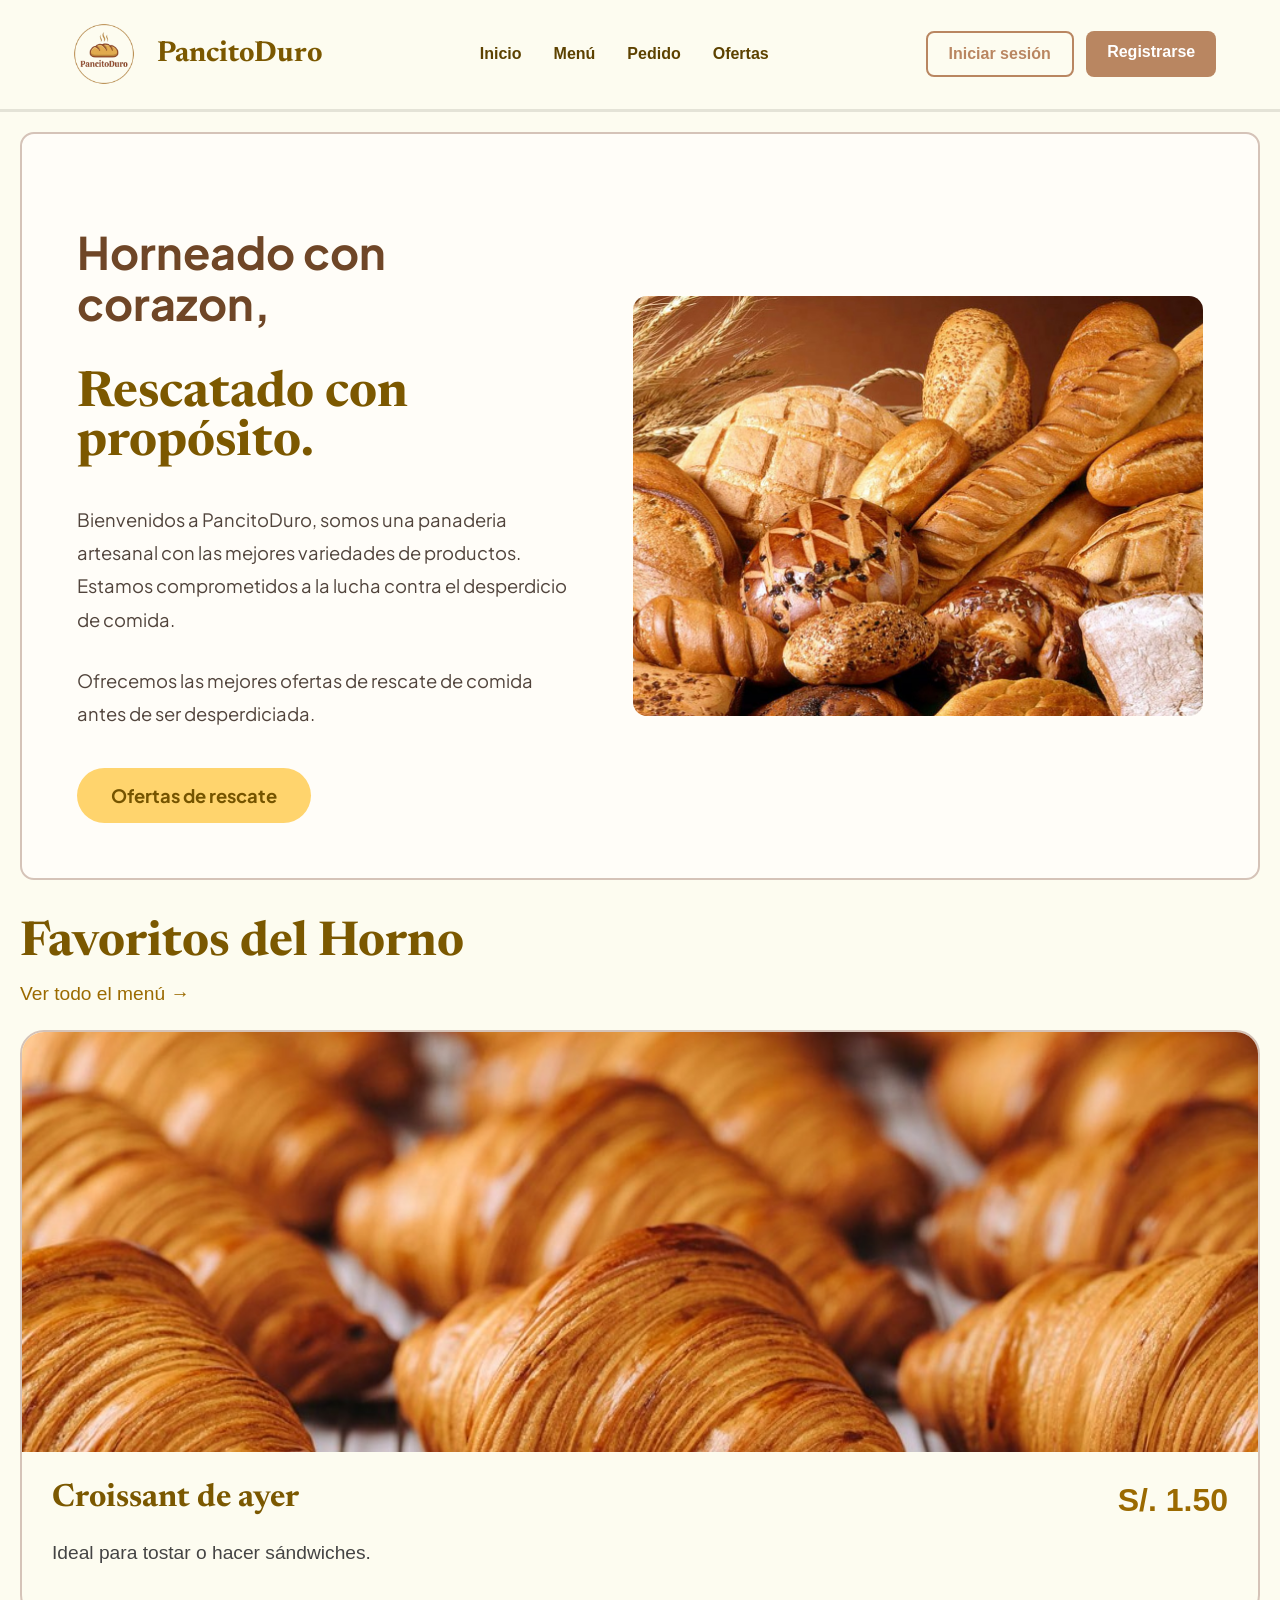
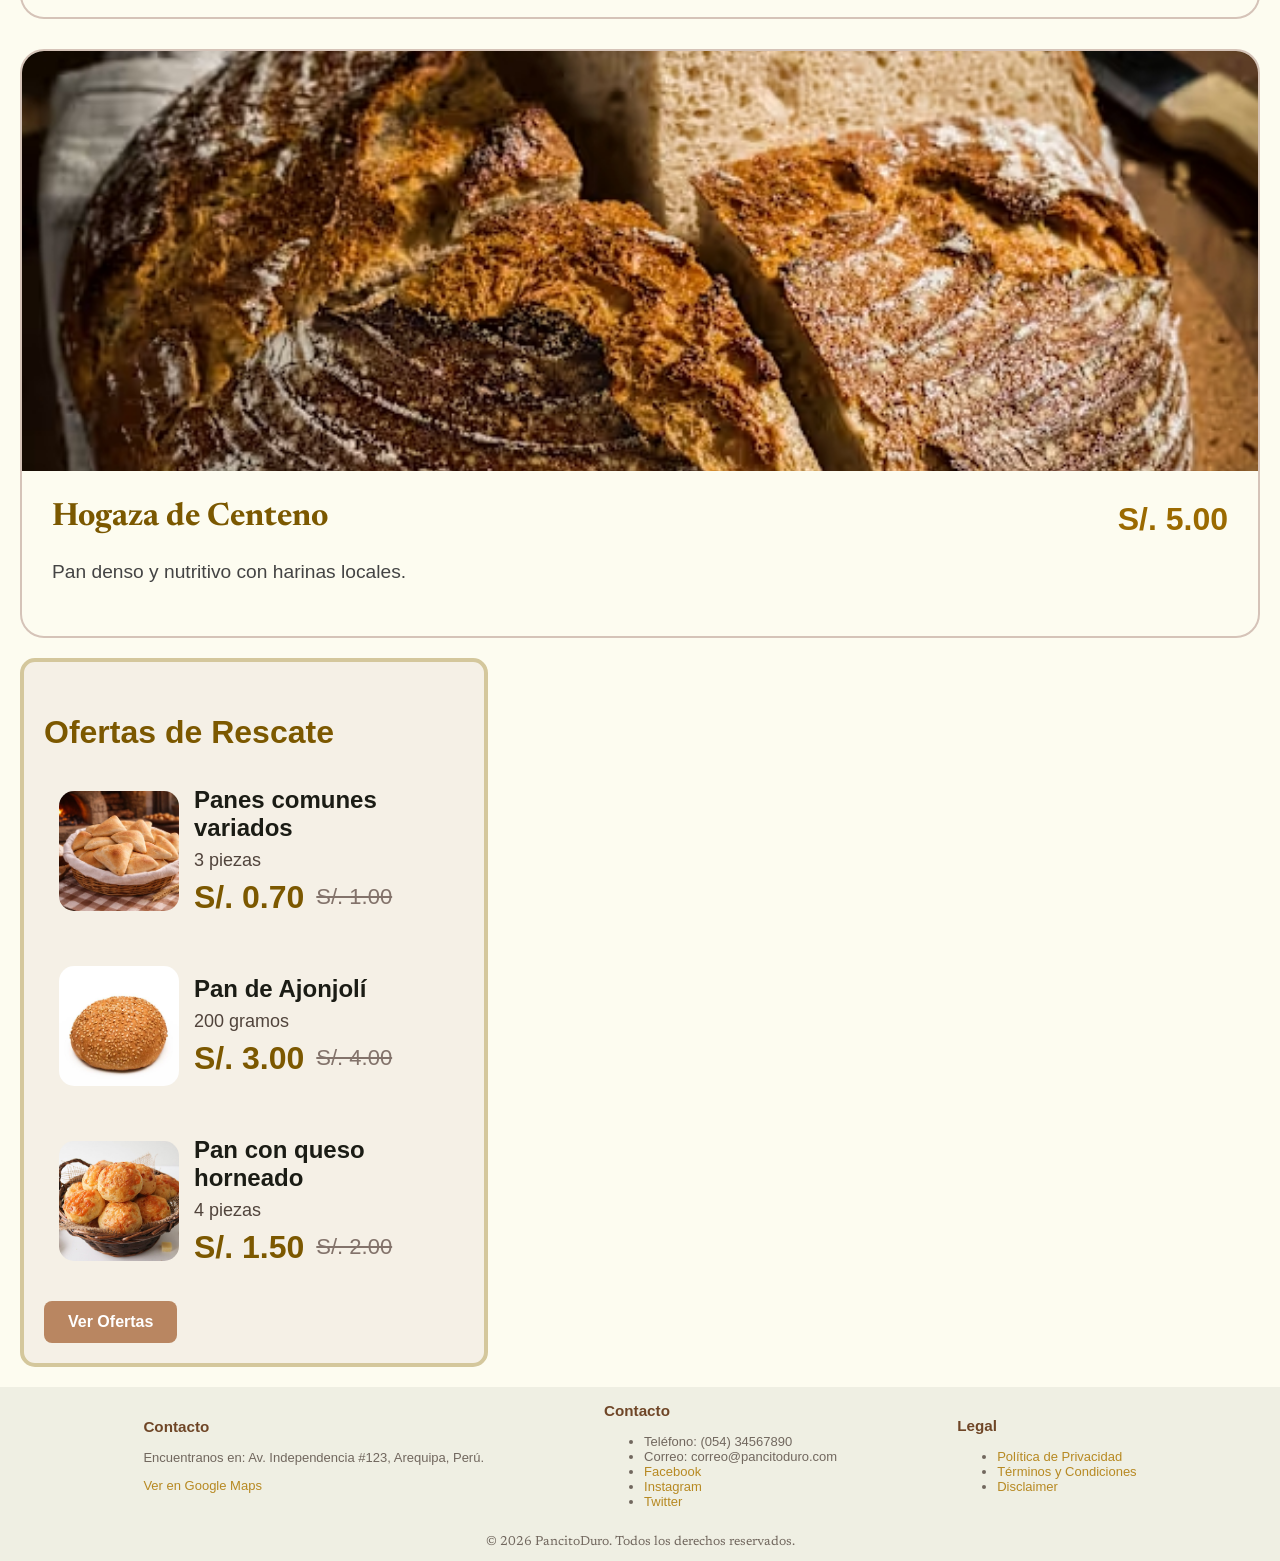
<file: index.html>
<!DOCTYPE html>
<html lang="en">

<head>
    <meta charset="UTF-8">
    <meta name="viewport" content="width=device-width, initial-scale=1.0">
    <title>PancitoDuro</title>
    <link rel="stylesheet" href="resources/style/index.css">
    <link
        href="https://fonts.googleapis.com/css2?family=Newsreader:ital,opsz,wght@0,6..72,200..800;1,6..72,200..800&amp;family=Plus+Jakarta+Sans:ital,wght@0,200..800;1,200..800&amp;display=swap"
        rel="stylesheet">
</head>

<body>
    <header class="header">
        <div class="logoContainer">
            <img src="resources/image/logo.png" alt="Logo PancitoDuro" class="logo">
            <h1>PancitoDuro</h1>
        </div>
        <nav>
            <ul>
                <li><a href="index.html">Inicio</a></li>
                <li><a href="menu.html">Menú</a></li>
                <li><a href="pedidos.html">Pedido</a></li>
                <li><a href="ofertas.html">Ofertas</a></li>
            </ul>
        </nav>
        <div class="btnContainer">
            <div class="btnLogin">
                <a href="login.html">Iniciar sesión</a>
            </div>
            <div class="btnRegister">
                <a href="registrar.html">Registrarse</a>
            </div>
        </div>
    </header>
    <main>
        <div class="mainContainer">
            <section class="bienvenida">
                <!Bienvenida y descripción>
                    <div class="bienvenidaText">
                        <h2 class="bienvenidaTitulo1">Horneado con corazon,</h2>
                        <h2 class="bienvenidaTitulo2">Rescatado con propósito.</h2>
                        <p>Bienvenidos a PancitoDuro, somos una panaderia artesanal con las mejores variedades de
                            productos. Estamos comprometidos a la lucha contra el desperdicio de comida.</p>
                        <p>Ofrecemos las mejores ofertas de rescate de comida antes de ser desperdiciada.</p>
                        <a href="ofertas.html" class="bienvenidaBtnRescate">Ofertas de rescate</a>
                    </div>
                    <img src="resources/image/pan_bienvenida.png" alt="imagen_pan">
            </section>
            <section>
                <!Seccion para incentivar a consumir productos antes de vencer>
                    <h3>
                    </h3>
            </section>
            <section class="inicioCarruselProductos">
                <div class="inicioCarruselHeader">
                    <h2 class="inicioCarruselTitulo">Favoritos del Horno</h2>
                    <a href="menu.html" class="inicioCarruselLinkMenu">Ver todo el menú →</a>
                </div>
                <div class="inicioCarruselGrid">
                    <article class="inicioCarruselCard">
                        <img src="resources/image/productos/productoRecomendado2.png" alt="Croissant"
                            class="inicioCarruselImagen">
                        <div class="inicioCarruselContenido">
                            <div class="inicioCarruselTituloPrecio">
                                <h3 class="inicioCarruselNombreProducto">Croissant de ayer</h3>
                                <span class="inicioCarruselPrecio">S/. 1.50</span>
                            </div>
                            <p class="inicioCarruselDescripcion">Ideal para tostar o hacer sándwiches.</p>
                        </div>
                    </article>
                    <article class="inicioCarruselCard">
                        <img src="resources/image/productos/productoRecomendado1.png" alt="Pan centeno"
                            class="inicioCarruselImagen">
                        <div class="inicioCarruselContenido">
                            <div class="inicioCarruselTituloPrecio">
                                <h3 class="inicioCarruselNombreProducto">Hogaza de Centeno</h3>
                                <span class="inicioCarruselPrecio">S/. 5.00</span>
                            </div>
                            <p class="inicioCarruselDescripcion">Pan denso y nutritivo con harinas locales.</p>
                        </div>
                    </article>
                </div>
            </section>
        </div>
        <aside class="ofertas">
            <h3 class="tituloAside">Ofertas de Rescate</h3>
            <article class="productoOferta">
                <img class="productoImagen" src="resources/image/productos/productoOferta1.png" alt="Panes variados">
                <div class="productoInfo">
                    <h4 class="productoTitulo">Panes comunes variados</h4>
                    <p class="productoDescripcion">3 piezas</p>
                    <div class="productoPrecios">
                        <span class="precioOferta">S/. 0.70</span>
                        <span class="precioNormal">S/. 1.00</span>
                    </div>
                </div>
            </article>
            <article class="productoOferta">
                <img class="productoImagen" src="resources/image/productos/productoOferta3.png" alt="Pan de ajonjolí">
                <div class="productoInfo">
                    <h4 class="productoTitulo">Pan de Ajonjolí</h4>
                    <p class="productoDescripcion">200 gramos</p>
                    <div class="productoPrecios">
                        <span class="precioOferta">S/. 3.00</span>
                        <span class="precioNormal">S/. 4.00</span>
                    </div>
                </div>
            </article>
            <article class="productoOferta">
                <img class="productoImagen" src="resources/image/productos/productoOferta4.png" alt="Pan con queso">
                <div class="productoInfo">
                    <h4 class="productoTitulo">Pan con queso horneado</h4>
                    <p class="productoDescripcion">4 piezas</p>
                    <div class="productoPrecios">
                        <span class="precioOferta">S/. 1.50</span>
                        <span class="precioNormal">S/. 2.00</span>
                    </div>
                </div>
            </article>
            <a href="ofertas.html" class="asideBtnOfertas">Ver Ofertas</a>
        </aside>
    </main>
    <footer>
        <div class="footerContainer">
            <div class="ubicacion">
                <h3 class="tituloFooter">Contacto</h3>
                <p>Encuentranos en: Av. Independencia #123, Arequipa, Perú.</p>
                <p><a href="https://www.google.com/maps/place/Calle+Principal+%23123,+Ciudad,+Pa%C3%ADs">Ver en Google
                        Maps</a></p>
            </div>
            <div class="contacto">
                <h3 class="tituloFooter">Contacto</h3>
                <ul>
                    <li>Teléfono: (054) 34567890</li>
                    <li>Correo: correo@pancitoduro.com</li>
                    <li><a href="https://www.facebook.com/pancitoduro">Facebook</a></li>
                    <li><a href="https://www.instagram.com/pancitoduro">Instagram</a></li>
                    <li><a href="https://www.twitter.com/pancitoduro">Twitter</a></li>
                </ul>
            </div>
            <div class="legal">
                <h3 class="tituloFooter">Legal</h3>
                <ul>
                    <li><a href="politica-privacidad.html">Política de Privacidad</a></li>
                    <li><a href="terminos-condiciones.html">Términos y Condiciones</a></li>
                    <li><a href="disclaimer.html">Disclaimer</a></li>
                </ul>
            </div>
        </div>
        <div class="copyright">
            <p>&copy; 2026 PancitoDuro. Todos los derechos reservados.</p>
        </div>
    </footer>
</body>

</html>
</file>
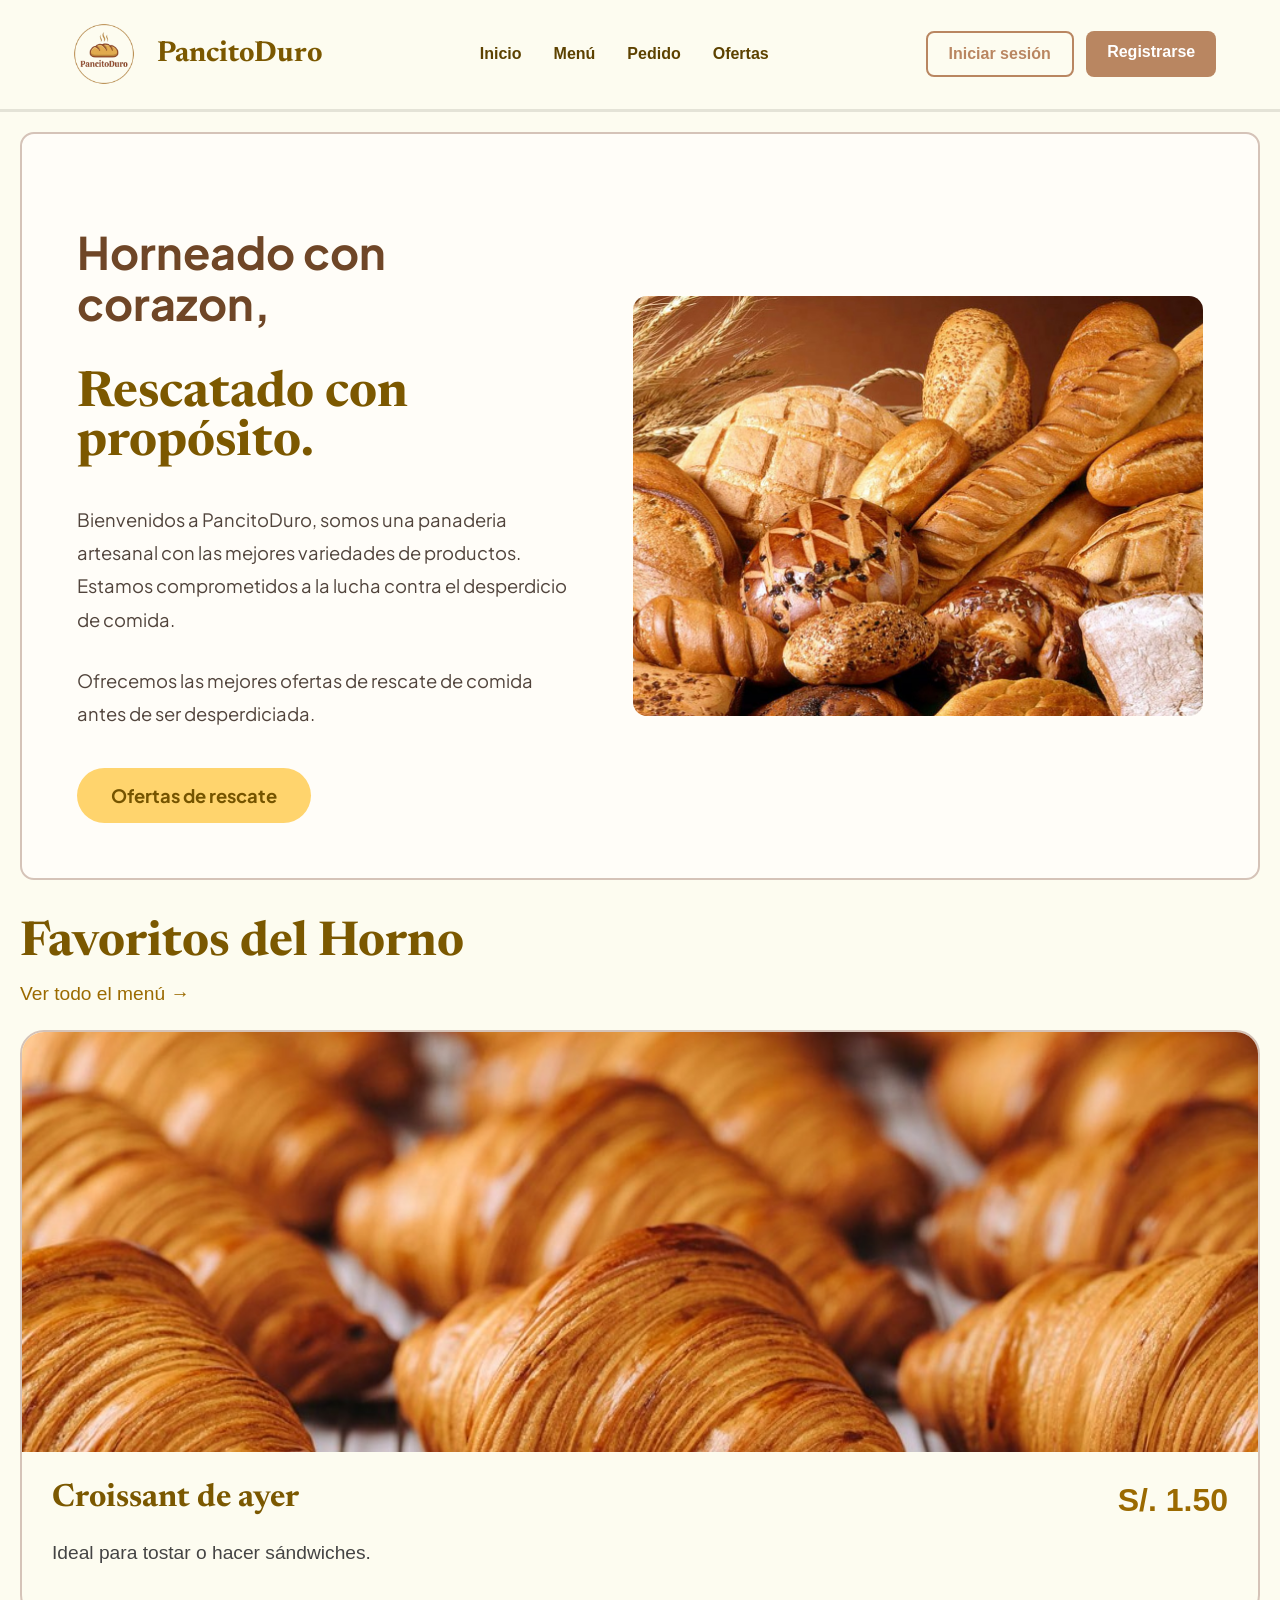
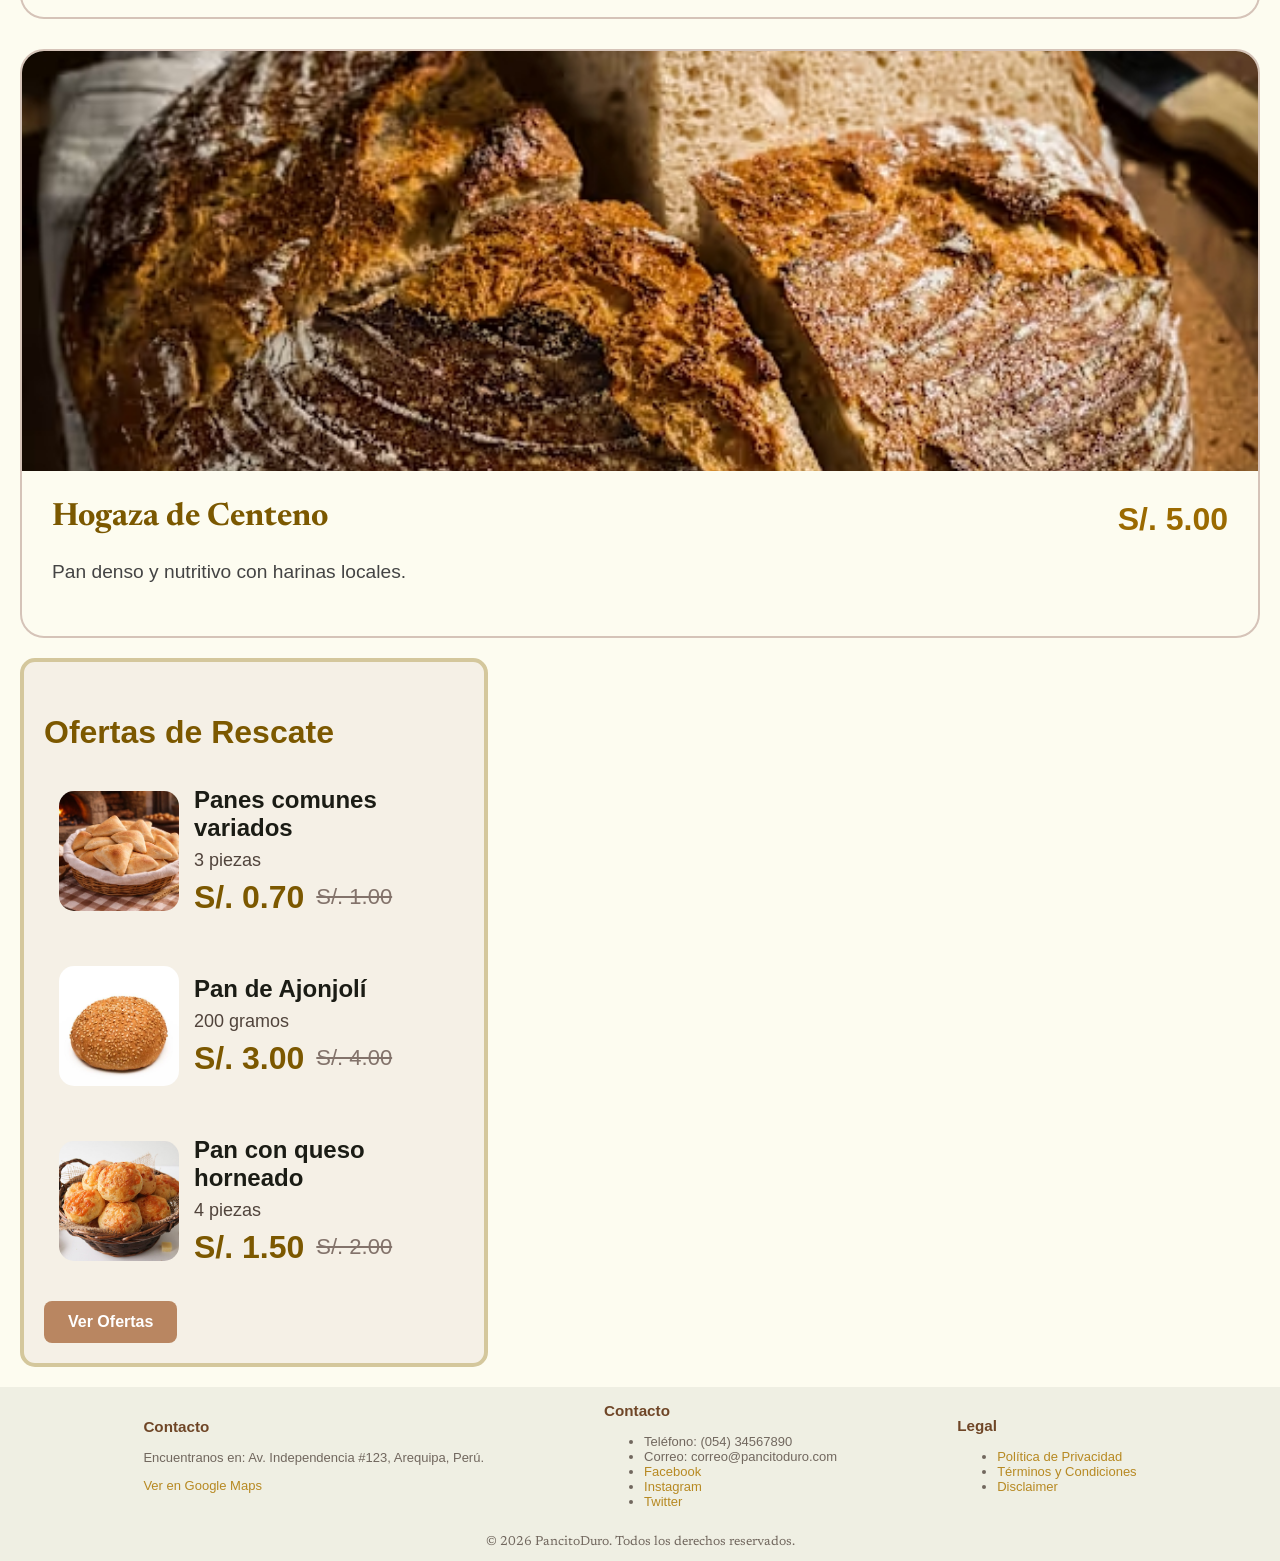
<file: frontend/index.html>
<!DOCTYPE html>
<html lang="en">

<head>
    <meta charset="UTF-8">
    <meta name="viewport" content="width=device-width, initial-scale=1.0">
    <title>PancitoDuro</title>
    <link rel="stylesheet" href="resources/style/index.css">
    <link
        href="https://fonts.googleapis.com/css2?family=Newsreader:ital,opsz,wght@0,6..72,200..800;1,6..72,200..800&amp;family=Plus+Jakarta+Sans:ital,wght@0,200..800;1,200..800&amp;display=swap"
        rel="stylesheet">
</head>

<body>
    <header class="header">
        <div class="logoContainer">
            <img src="resources/image/logo.png" alt="Logo PancitoDuro" class="logo">
            <h1>PancitoDuro</h1>
        </div>
        <nav>
            <ul>
                <li><a href="index.html">Inicio</a></li>
                <li><a href="menu.html">Menú</a></li>
                <li><a href="pedidos.html">Pedido</a></li>
                <li><a href="ofertas.html">Ofertas</a></li>
            </ul>
        </nav>
        <div class="btnContainer" id="headerUsuario">
            <div class="btnLogin">
                <a href="login.html">Iniciar sesión</a>
            </div>

            <div class="btnRegister">
                <a href="registrar.html">Registrarse</a>
            </div>
        </div>
    </header>
    <main>
        <div class="mainContainer">
            <section class="bienvenida">
                <!Bienvenida y descripción>
                    <div class="bienvenidaText">
                        <h2 class="bienvenidaTitulo1">Horneado con corazon,</h2>
                        <h2 class="bienvenidaTitulo2">Rescatado con propósito.</h2>
                        <p>Bienvenidos a PancitoDuro, somos una panaderia artesanal con las mejores variedades de
                            productos. Estamos comprometidos a la lucha contra el desperdicio de comida.</p>
                        <p>Ofrecemos las mejores ofertas de rescate de comida antes de ser desperdiciada.</p>
                        <a href="ofertas.html" class="bienvenidaBtnRescate">Ofertas de rescate</a>
                    </div>
                    <img src="resources/image/pan_bienvenida.png" alt="imagen_pan">
            </section>
            <section>
                <!Seccion para incentivar a consumir productos antes de vencer>
                    <h3>
                    </h3>
            </section>
            <section class="inicioCarruselProductos">
                <div class="inicioCarruselHeader">
                    <h2 class="inicioCarruselTitulo">Favoritos del Horno</h2>
                    <a href="menu.html" class="inicioCarruselLinkMenu">Ver todo el menú →</a>
                </div>
                <div class="inicioCarruselGrid">
                    <article class="inicioCarruselCard">
                        <img src="resources/image/productos/productoRecomendado2.png" alt="Croissant"
                            class="inicioCarruselImagen">
                        <div class="inicioCarruselContenido">
                            <div class="inicioCarruselTituloPrecio">
                                <h3 class="inicioCarruselNombreProducto">Croissant de ayer</h3>
                                <span class="inicioCarruselPrecio">S/. 1.50</span>
                            </div>
                            <p class="inicioCarruselDescripcion">Ideal para tostar o hacer sándwiches.</p>
                        </div>
                    </article>
                    <article class="inicioCarruselCard">
                        <img src="resources/image/productos/productoRecomendado1.png" alt="Pan centeno"
                            class="inicioCarruselImagen">
                        <div class="inicioCarruselContenido">
                            <div class="inicioCarruselTituloPrecio">
                                <h3 class="inicioCarruselNombreProducto">Hogaza de Centeno</h3>
                                <span class="inicioCarruselPrecio">S/. 5.00</span>
                            </div>
                            <p class="inicioCarruselDescripcion">Pan denso y nutritivo con harinas locales.</p>
                        </div>
                    </article>
                </div>
            </section>
        </div>
        <aside class="ofertas">
            <h3 class="tituloAside">Ofertas de Rescate</h3>
            <article class="productoOferta">
                <img class="productoImagen" src="resources/image/productos/productoOferta1.png" alt="Panes variados">
                <div class="productoInfo">
                    <h4 class="productoTitulo">Panes comunes variados</h4>
                    <p class="productoDescripcion">3 piezas</p>
                    <div class="productoPrecios">
                        <span class="precioOferta">S/. 0.70</span>
                        <span class="precioNormal">S/. 1.00</span>
                    </div>
                </div>
            </article>
            <article class="productoOferta">
                <img class="productoImagen" src="resources/image/productos/productoOferta3.png" alt="Pan de ajonjolí">
                <div class="productoInfo">
                    <h4 class="productoTitulo">Pan de Ajonjolí</h4>
                    <p class="productoDescripcion">200 gramos</p>
                    <div class="productoPrecios">
                        <span class="precioOferta">S/. 3.00</span>
                        <span class="precioNormal">S/. 4.00</span>
                    </div>
                </div>
            </article>
            <article class="productoOferta">
                <img class="productoImagen" src="resources/image/productos/productoOferta4.png" alt="Pan con queso">
                <div class="productoInfo">
                    <h4 class="productoTitulo">Pan con queso horneado</h4>
                    <p class="productoDescripcion">4 piezas</p>
                    <div class="productoPrecios">
                        <span class="precioOferta">S/. 1.50</span>
                        <span class="precioNormal">S/. 2.00</span>
                    </div>
                </div>
            </article>
            <a href="ofertas.html" class="asideBtnOfertas">Ver Ofertas</a>
        </aside>
    </main>
    <footer>
        <div class="footerContainer">
            <div class="ubicacion">
                <h3 class="tituloFooter">Contacto</h3>
                <p>Encuentranos en: Av. Independencia #123, Arequipa, Perú.</p>
                <p><a href="https://www.google.com/maps/place/Calle+Principal+%23123,+Ciudad,+Pa%C3%ADs">Ver en Google
                        Maps</a></p>
            </div>
            <div class="contacto">
                <h3 class="tituloFooter">Contacto</h3>
                <ul>
                    <li>Teléfono: (054) 34567890</li>
                    <li>Correo: correo@pancitoduro.com</li>
                    <li><a href="https://www.facebook.com/pancitoduro">Facebook</a></li>
                    <li><a href="https://www.instagram.com/pancitoduro">Instagram</a></li>
                    <li><a href="https://www.twitter.com/pancitoduro">Twitter</a></li>
                </ul>
            </div>
            <div class="legal">
                <h3 class="tituloFooter">Legal</h3>
                <ul>
                    <li><a href="politica-privacidad.html">Política de Privacidad</a></li>
                    <li><a href="terminos-condiciones.html">Términos y Condiciones</a></li>
                    <li><a href="disclaimer.html">Disclaimer</a></li>
                </ul>
            </div>
        </div>
        <div class="copyright">
            <p>&copy; 2026 PancitoDuro. Todos los derechos reservados.</p>
        </div>
    </footer>
    <script src="resources/js/config.js"></script>
    <script src="resources/js/header.js"></script>
</body>

</html>
</file>
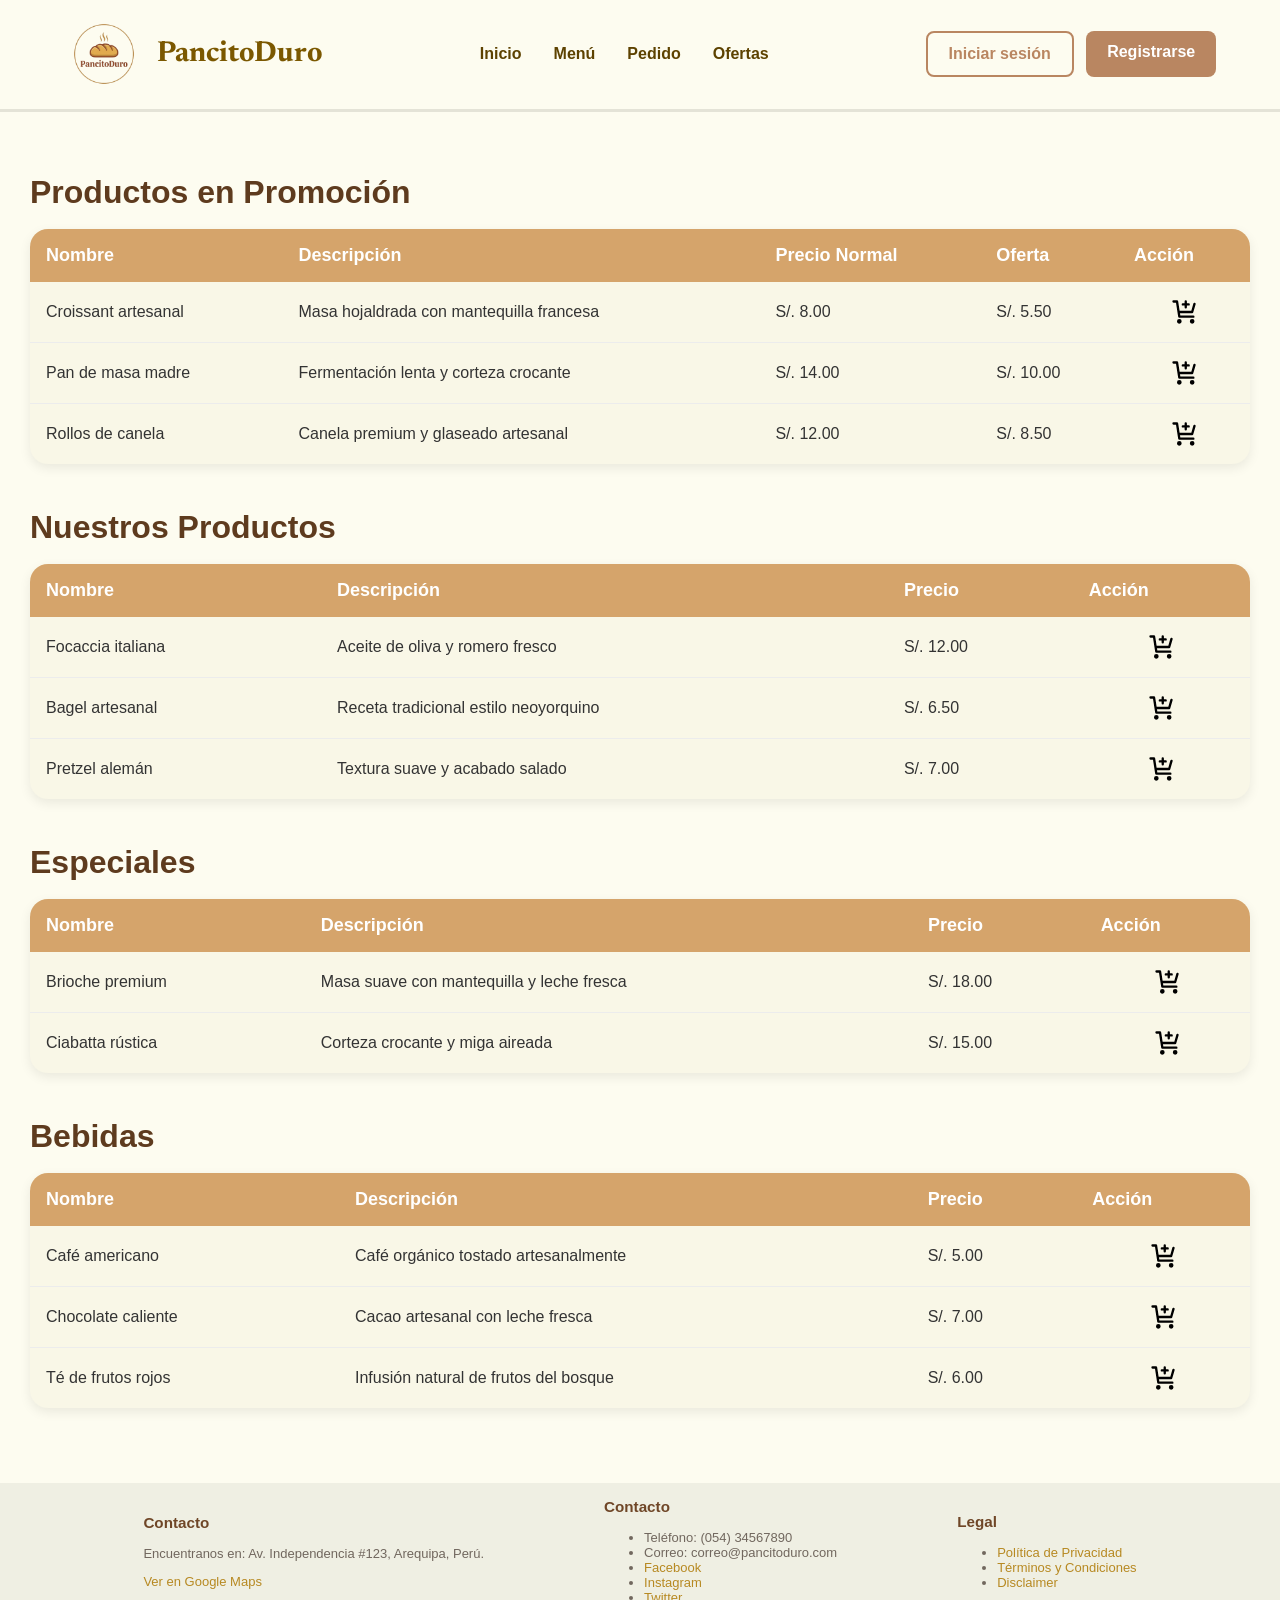
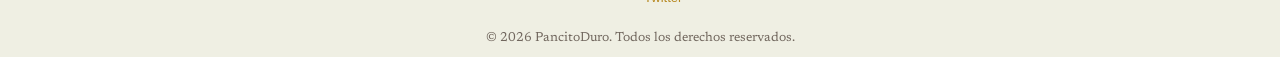
<file: menu.html>
<!DOCTYPE html>
<html lang="en">

<head>
    <meta charset="UTF-8">
    <meta name="viewport" content="width=device-width, initial-scale=1.0">
    <title>PancitoDuro - Menu</title>
    <link rel="stylesheet" href="resources/style/menu.css">
    <link
        href="https://fonts.googleapis.com/css2?family=Newsreader:ital,opsz,wght@0,6..72,200..800;1,6..72,200..800&amp;family=Plus+Jakarta+Sans:ital,wght@0,200..800;1,200..800&amp;display=swap"
        rel="stylesheet">
</head>

<body>
    <header class="header">
        <div class="logoContainer">
            <img src="resources/image/logo.png" alt="Logo PancitoDuro" class="logo">
            <h1>PancitoDuro</h1>
        </div>
        <nav>
            <ul>
                <li><a href="index.html">Inicio</a></li>
                <li><a href="menu.html">Menú</a></li>
                <li><a href="pedidos.html">Pedido</a></li>
                <li><a href="ofertas.html">Ofertas</a></li>
            </ul>
        </nav>
        <div class="btnContainer">
            <div class="btnLogin">
                <a href="login.html">Iniciar sesión</a>
            </div>
            <div class="btnRegister">
                <a href="registrar.html">Registrarse</a>
            </div>
        </div>
    </header>
    <main>
        <section class="menuArtesanal">
            <section class="menuPromociones">
                <h3>Productos en Promoción</h3>
                <table class="tablaMenu">
                    <tr>
                        <th>Nombre</th>
                        <th>Descripción</th>
                        <th>Precio Normal</th>
                        <th>Oferta</th>
                        <th>Acción</th>
                    </tr>
                    <tr>
                        <td>Croissant artesanal</td>
                        <td>Masa hojaldrada con mantequilla francesa</td>
                        <td>S/. 8.00</td>
                        <td>S/. 5.50</td>
                        <td class="accionCarrito">
                            <a href="form_pedido.html">
                                <img src="resources/icon/addCarrito.svg" alt="Añadir al carrito">
                            </a>
                        </td>
                    </tr>
                    <tr>
                        <td>Pan de masa madre</td>
                        <td>Fermentación lenta y corteza crocante</td>
                        <td>S/. 14.00</td>
                        <td>S/. 10.00</td>
                        <td class="accionCarrito">
                            <a href="form_pedido.html">
                                <img src="resources/icon/addCarrito.svg" alt="Añadir al carrito">
                            </a>
                        </td>
                    </tr>
                    <tr>
                        <td>Rollos de canela</td>
                        <td>Canela premium y glaseado artesanal</td>
                        <td>S/. 12.00</td>
                        <td>S/. 8.50</td>

                        <td class="accionCarrito">
                            <a href="form_pedido.html">
                                <img src="resources/icon/addCarrito.svg" alt="Añadir al carrito">
                            </a>
                        </td>
                    </tr>
                </table>
            </section>
            <section class="menuProductos">
                <h3>Nuestros Productos</h3>
                <table class="tablaMenu">
                    <tr>
                        <th>Nombre</th>
                        <th>Descripción</th>
                        <th>Precio</th>
                        <th>Acción</th>
                    </tr>
                    <tr>
                        <td>Focaccia italiana</td>
                        <td>Aceite de oliva y romero fresco</td>
                        <td>S/. 12.00</td>
                        <td class="accionCarrito">
                            <a href="form_pedido.html">
                                <img src="resources/icon/addCarrito.svg" alt="Añadir al carrito">
                            </a>
                        </td>
                    </tr>
                    <tr>
                        <td>Bagel artesanal</td>
                        <td>Receta tradicional estilo neoyorquino</td>
                        <td>S/. 6.50</td>
                        <td class="accionCarrito">
                            <a href="form_pedido.html">
                                <img src="resources/icon/addCarrito.svg" alt="Añadir al carrito">
                            </a>
                        </td>
                    </tr>
                    <tr>
                        <td>Pretzel alemán</td>
                        <td>Textura suave y acabado salado</td>
                        <td>S/. 7.00</td>
                        <td class="accionCarrito">
                            <a href="form_pedido.html">
                                <img src="resources/icon/addCarrito.svg" alt="Añadir al carrito">
                            </a>
                        </td>
                    </tr>
                </table>
            </section>
            <section class="menuEspeciales">
                <h3>Especiales</h3>
                <table class="tablaMenu">
                    <tr>
                        <th>Nombre</th>
                        <th>Descripción</th>
                        <th>Precio</th>
                        <th>Acción</th>
                    </tr>
                    <tr>
                        <td>Brioche premium</td>
                        <td>Masa suave con mantequilla y leche fresca</td>
                        <td>S/. 18.00</td>
                        <td class="accionCarrito">
                            <a href="form_pedido.html">
                                <img src="resources/icon/addCarrito.svg" alt="Añadir al carrito">
                            </a>
                        </td>
                    </tr>
                    <tr>
                        <td>Ciabatta rústica</td>
                        <td>Corteza crocante y miga aireada</td>
                        <td>S/. 15.00</td>
                        <td class="accionCarrito">
                            <a href="form_pedido.html">
                                <img src="resources/icon/addCarrito.svg" alt="Añadir al carrito">
                            </a>
                        </td>
                    </tr>
                </table>
            </section>
            <section class="menuBebidas">
                <h3>Bebidas</h3>
                <table class="tablaMenu">
                    <tr>
                        <th>Nombre</th>
                        <th>Descripción</th>
                        <th>Precio</th>
                        <th>Acción</th>
                    </tr>
                    <tr>
                        <td>Café americano</td>
                        <td>Café orgánico tostado artesanalmente</td>
                        <td>S/. 5.00</td>

                        <td class="accionCarrito">
                            <a href="form_pedido.html">
                                <img src="resources/icon/addCarrito.svg" alt="Añadir al carrito">
                            </a>
                        </td>
                    </tr>
                    <tr>
                        <td>Chocolate caliente</td>
                        <td>Cacao artesanal con leche fresca</td>
                        <td>S/. 7.00</td>
                        <td class="accionCarrito">
                            <a href="form_pedido.html">
                                <img src="resources/icon/addCarrito.svg" alt="Añadir al carrito">
                            </a>
                        </td>
                    </tr>
                    <tr>
                        <td>Té de frutos rojos</td>
                        <td>Infusión natural de frutos del bosque</td>
                        <td>S/. 6.00</td>
                        <td class="accionCarrito">
                            <a href="form_pedido.html">
                                <img src="resources/icon/addCarrito.svg" alt="Añadir al carrito">
                            </a>
                        </td>
                    </tr>
                </table>
            </section>
        </section>
    </main>
    <footer>
        <div class="footerContainer">
            <div class="ubicacion">
                <h3 class="tituloFooter">Contacto</h3>
                <p>Encuentranos en: Av. Independencia #123, Arequipa, Perú.</p>
                <p><a href="https://www.google.com/maps/place/Calle+Principal+%23123,+Ciudad,+Pa%C3%ADs">Ver en Google
                        Maps</a></p>
            </div>
            <div class="contacto">
                <h3 class="tituloFooter">Contacto</h3>
                <ul>
                    <li>Teléfono: (054) 34567890</li>
                    <li>Correo: correo@pancitoduro.com</li>
                    <li><a href="https://www.facebook.com/pancitoduro">Facebook</a></li>
                    <li><a href="https://www.instagram.com/pancitoduro">Instagram</a></li>
                    <li><a href="https://www.twitter.com/pancitoduro">Twitter</a></li>
                </ul>
            </div>
            <div class="legal">
                <h3 class="tituloFooter">Legal</h3>
                <ul>
                    <li><a href="politica-privacidad.html">Política de Privacidad</a></li>
                    <li><a href="terminos-condiciones.html">Términos y Condiciones</a></li>
                    <li><a href="disclaimer.html">Disclaimer</a></li>
                </ul>
            </div>
        </div>
        <div class="copyright">
            <p>&copy; 2026 PancitoDuro. Todos los derechos reservados.</p>
        </div>
    </footer>
</body>

</html>
</file>
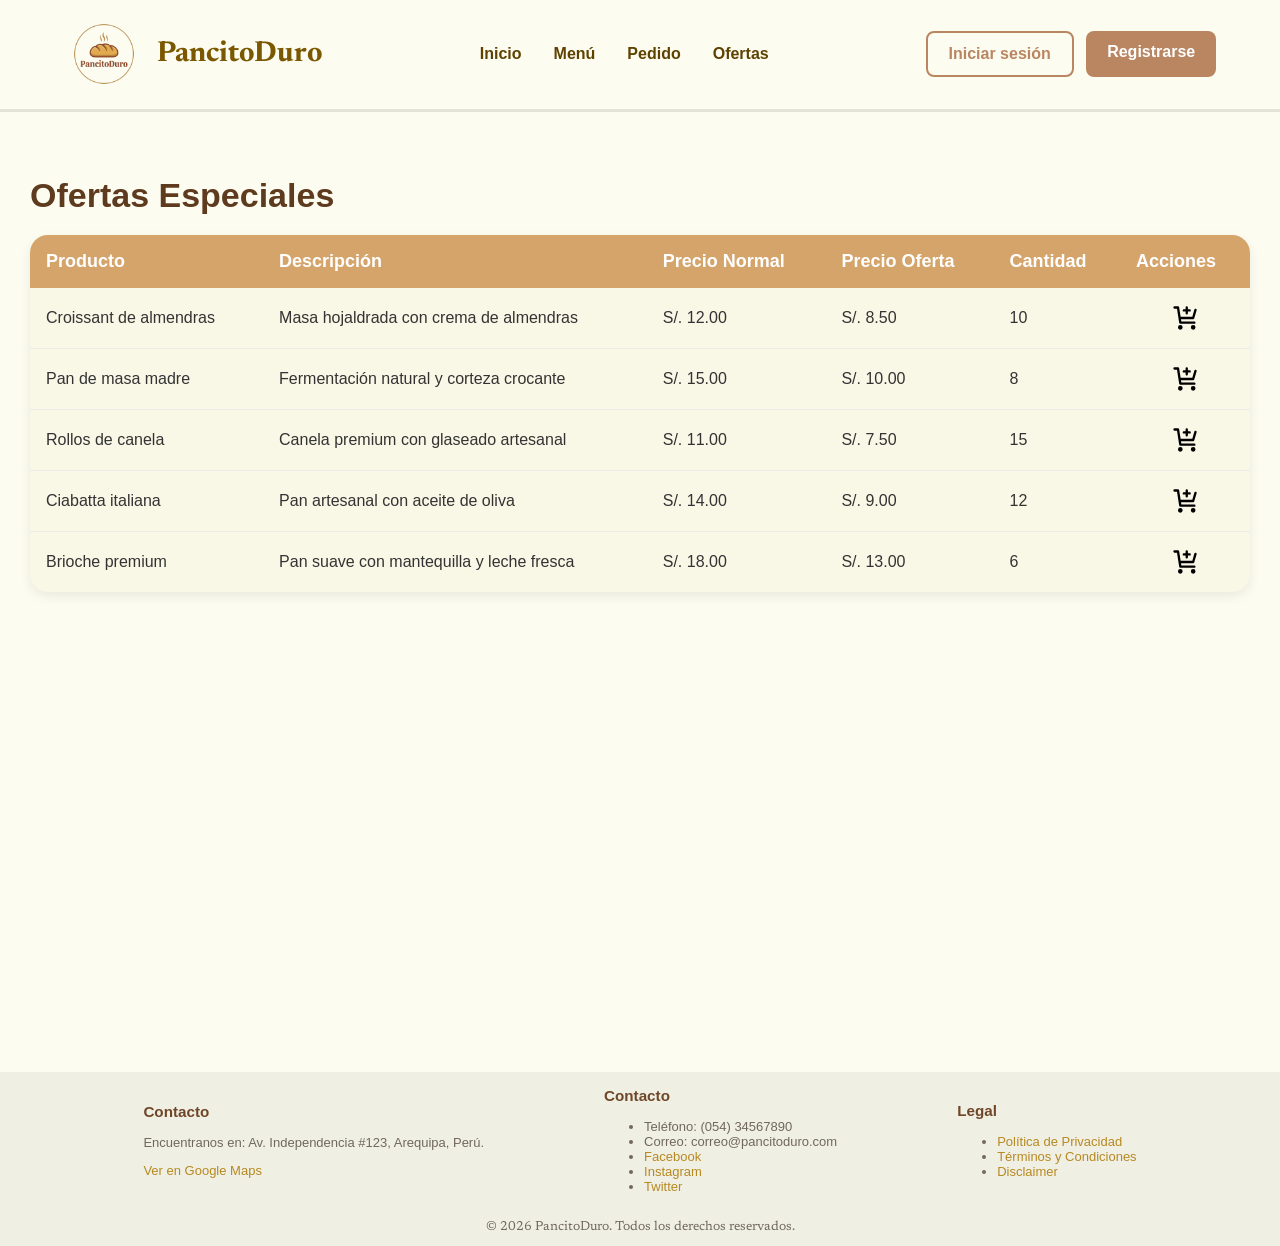
<file: ofertas.html>
<!DOCTYPE html>
<html lang="en">

<head>
    <meta charset="UTF-8">
    <meta name="viewport" content="width=device-width, initial-scale=1.0">
    <title>PancitoDuro - Ofertas</title>
    <link rel="stylesheet" href="resources/style/ofertas.css">
    <link
        href="https://fonts.googleapis.com/css2?family=Newsreader:ital,opsz,wght@0,6..72,200..800;1,6..72,200..800&amp;family=Plus+Jakarta+Sans:ital,wght@0,200..800;1,200..800&amp;display=swap"
        rel="stylesheet">
</head>

<body>
    <header class="header">
        <div class="logoContainer">
            <img src="resources/image/logo.png" alt="Logo PancitoDuro" class="logo">
            <h1>PancitoDuro</h1>
        </div>
        <nav>
            <ul>
                <li><a href="index.html">Inicio</a></li>
                <li><a href="menu.html">Menú</a></li>
                <li><a href="pedidos.html">Pedido</a></li>
                <li><a href="ofertas.html">Ofertas</a></li>
            </ul>
        </nav>
        <div class="btnContainer">
            <div class="btnLogin">
                <a href="login.html">Iniciar sesión</a>
            </div>
            <div class="btnRegister">
                <a href="registrar.html">Registrarse</a>
            </div>
        </div>
    </header>
    <section class="ofertasEspeciales">
        <h3>Ofertas Especiales</h3>

        <table class="tablaOfertas">
            <tr>
                <th>Producto</th>
                <th>Descripción</th>
                <th>Precio Normal</th>
                <th>Precio Oferta</th>
                <th>Cantidad</th>
                <th>Acciones</th>
            </tr>

            <tr>
                <td>Croissant de almendras</td>
                <td>Masa hojaldrada con crema de almendras</td>
                <td>S/. 12.00</td>
                <td>S/. 8.50</td>
                <td>10</td>
                <td class="accionCarrito">
                    <a href="form_pedido.html">
                        <img src="resources/icon/addCarrito.svg" alt="Añadir al carrito">
                    </a>
                </td>
            </tr>

            <tr>
                <td>Pan de masa madre</td>
                <td>Fermentación natural y corteza crocante</td>
                <td>S/. 15.00</td>
                <td>S/. 10.00</td>
                <td>8</td>
                <td class="accionCarrito">
                    <a href="form_pedido.html">
                        <img src="resources/icon/addCarrito.svg" alt="Añadir al carrito">
                    </a>
                </td>
            </tr>

            <tr>
                <td>Rollos de canela</td>
                <td>Canela premium con glaseado artesanal</td>
                <td>S/. 11.00</td>
                <td>S/. 7.50</td>
                <td>15</td>
                <td class="accionCarrito">
                    <a href="form_pedido.html">
                        <img src="resources/icon/addCarrito.svg" alt="Añadir al carrito">
                    </a>
                </td>
            </tr>

            <tr>
                <td>Ciabatta italiana</td>
                <td>Pan artesanal con aceite de oliva</td>
                <td>S/. 14.00</td>
                <td>S/. 9.00</td>
                <td>12</td>
                <td class="accionCarrito">
                    <a href="form_pedido.html">
                        <img src="resources/icon/addCarrito.svg" alt="Añadir al carrito">
                    </a>
                </td>
            </tr>

            <tr>
                <td>Brioche premium</td>
                <td>Pan suave con mantequilla y leche fresca</td>
                <td>S/. 18.00</td>
                <td>S/. 13.00</td>
                <td>6</td>
                <td class="accionCarrito">
                    <a href="form_pedido.html">
                        <img src="resources/icon/addCarrito.svg" alt="Añadir al carrito">
                    </a>
                </td>
            </tr>
        </table>
    </section>
    <footer>
        <div class="footerContainer">
            <div class="ubicacion">
                <h3 class="tituloFooter">Contacto</h3>
                <p>Encuentranos en: Av. Independencia #123, Arequipa, Perú.</p>
                <p><a href="https://www.google.com/maps/place/Calle+Principal+%23123,+Ciudad,+Pa%C3%ADs">Ver en Google
                        Maps</a></p>
            </div>
            <div class="contacto">
                <h3 class="tituloFooter">Contacto</h3>
                <ul>
                    <li>Teléfono: (054) 34567890</li>
                    <li>Correo: correo@pancitoduro.com</li>
                    <li><a href="https://www.facebook.com/pancitoduro">Facebook</a></li>
                    <li><a href="https://www.instagram.com/pancitoduro">Instagram</a></li>
                    <li><a href="https://www.twitter.com/pancitoduro">Twitter</a></li>
                </ul>
            </div>
            <div class="legal">
                <h3 class="tituloFooter">Legal</h3>
                <ul>
                    <li><a href="politica-privacidad.html">Política de Privacidad</a></li>
                    <li><a href="terminos-condiciones.html">Términos y Condiciones</a></li>
                    <li><a href="disclaimer.html">Disclaimer</a></li>
                </ul>
            </div>
        </div>
        <div class="copyright">
            <p>&copy; 2026 PancitoDuro. Todos los derechos reservados.</p>
        </div>
    </footer>
</body>

</html>
</file>
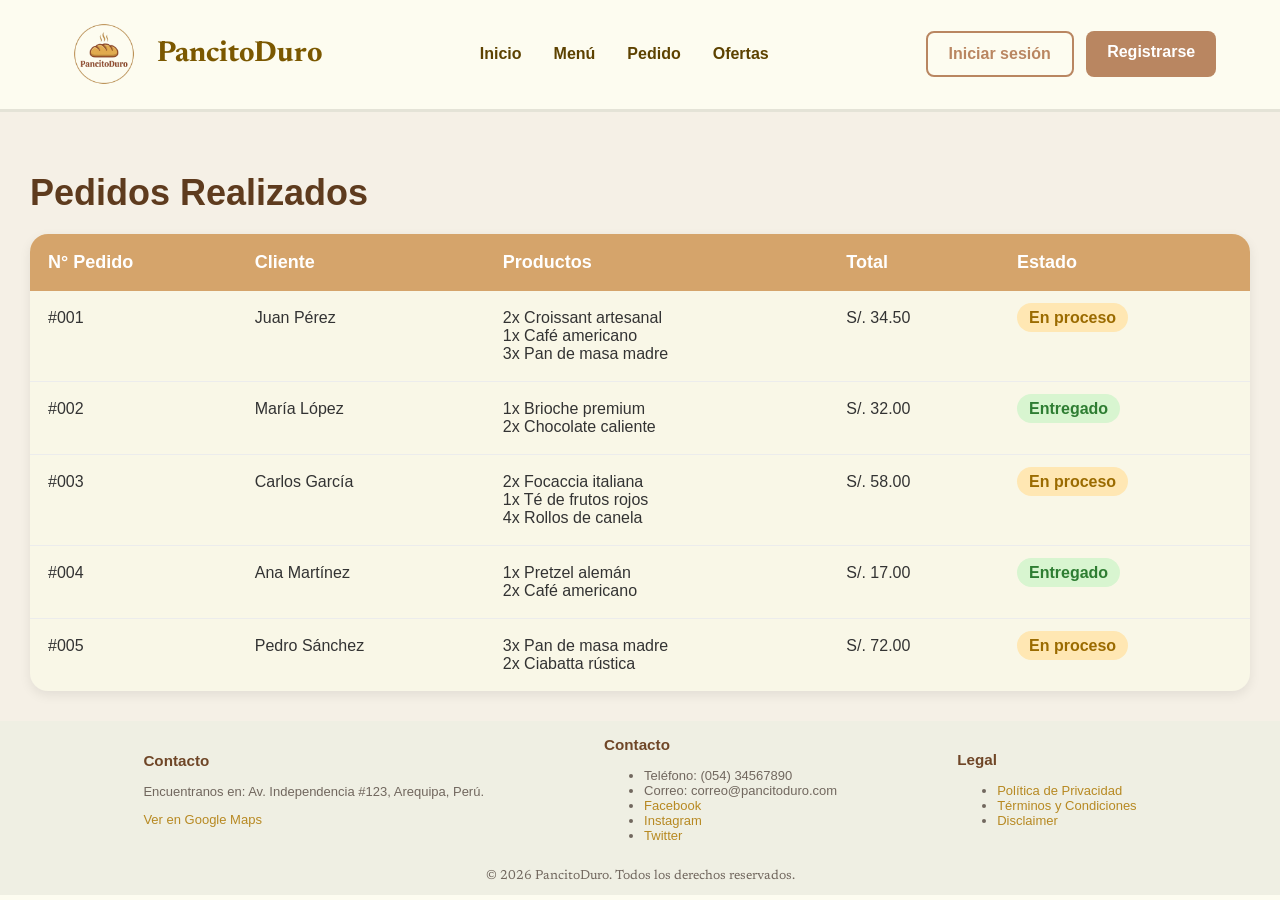
<file: pedidos.html>
<!DOCTYPE html>
<html lang="en">

<head>
    <meta charset="UTF-8">
    <meta name="viewport" content="width=device-width, initial-scale=1.0">
    <title>PancitoDuro - Predidos</title>
    <link rel="stylesheet" href="resources/style/pedidos.css">
    <link
        href="https://fonts.googleapis.com/css2?family=Newsreader:ital,opsz,wght@0,6..72,200..800;1,6..72,200..800&amp;family=Plus+Jakarta+Sans:ital,wght@0,200..800;1,200..800&amp;display=swap"
        rel="stylesheet">
</head>
<body>
    <header class="header">
        <div class="logoContainer">
            <img src="resources/image/logo.png" alt="Logo PancitoDuro" class="logo">
            <h1>PancitoDuro</h1>
        </div>
        <nav>
            <ul>
                <li><a href="index.html">Inicio</a></li>
                <li><a href="menu.html">Menú</a></li>
                <li><a href="pedidos.html">Pedido</a></li>
                <li><a href="ofertas.html">Ofertas</a></li>
            </ul>
        </nav>
        <div class="btnContainer">
            <div class="btnLogin">
                <a href="login.html">Iniciar sesión</a>
            </div>
            <div class="btnRegister">
                <a href="registrar.html">Registrarse</a>
            </div>
        </div>
    </header>
    <main>
        <section class="pedidosRealizados">
            <h2>Pedidos Realizados</h2>
            <table class="tablaPedidos">
                <tr>
                    <th>N° Pedido</th>
                    <th>Cliente</th>
                    <th>Productos</th>
                    <th>Total</th>
                    <th>Estado</th>
                </tr>
                <tr>
                    <td>#001</td>
                    <td>Juan Pérez</td>
                    <td>
                        2x Croissant artesanal <br>
                        1x Café americano <br>
                        3x Pan de masa madre
                    </td>
                    <td>S/. 34.50</td>
                    <td>
                        <span class="estadoProceso">
                            En proceso
                        </span>
                    </td>
                </tr>
                <tr>
                    <td>#002</td>
                    <td>María López</td>
                    <td>
                        1x Brioche premium <br>
                        2x Chocolate caliente
                    </td>
                    <td>S/. 32.00</td>
                    <td>
                        <span class="estadoEntregado">
                            Entregado
                        </span>
                    </td>
                </tr>
                <tr>
                    <td>#003</td>
                    <td>Carlos García</td>
                    <td>
                        2x Focaccia italiana <br>
                        1x Té de frutos rojos <br>
                        4x Rollos de canela
                    </td>
                    <td>S/. 58.00</td>
                    <td>
                        <span class="estadoProceso">
                            En proceso
                        </span>
                    </td>
                </tr>
                <tr>
                    <td>#004</td>
                    <td>Ana Martínez</td>
                    <td>
                        1x Pretzel alemán <br>
                        2x Café americano
                    </td>
                    <td>S/. 17.00</td>
                    <td>
                        <span class="estadoEntregado">
                            Entregado
                        </span>
                    </td>
                </tr>
                <tr>
                    <td>#005</td>
                    <td>Pedro Sánchez</td>
                    <td>
                        3x Pan de masa madre <br>
                        2x Ciabatta rústica
                    </td>
                    <td>S/. 72.00</td>
                    <td>
                        <span class="estadoProceso">
                            En proceso
                        </span>
                    </td>
                </tr>
            </table>
        </section>
    </main>
    <footer>
        <div class="footerContainer">
            <div class="ubicacion">
                <h3 class="tituloFooter">Contacto</h3>
                <p>Encuentranos en: Av. Independencia #123, Arequipa, Perú.</p>
                <p><a href="https://www.google.com/maps/place/Calle+Principal+%23123,+Ciudad,+Pa%C3%ADs">Ver en Google
                        Maps</a></p>
            </div>
            <div class="contacto">
                <h3 class="tituloFooter">Contacto</h3>
                <ul>
                    <li>Teléfono: (054) 34567890</li>
                    <li>Correo: correo@pancitoduro.com</li>
                    <li><a href="https://www.facebook.com/pancitoduro">Facebook</a></li>
                    <li><a href="https://www.instagram.com/pancitoduro">Instagram</a></li>
                    <li><a href="https://www.twitter.com/pancitoduro">Twitter</a></li>
                </ul>
            </div>
            <div class="legal">
                <h3 class="tituloFooter">Legal</h3>
                <ul>
                    <li><a href="politica-privacidad.html">Política de Privacidad</a></li>
                    <li><a href="terminos-condiciones.html">Términos y Condiciones</a></li>
                    <li><a href="disclaimer.html">Disclaimer</a></li>
                </ul>
            </div>
        </div>
        <div class="copyright">
            <p>&copy; 2026 PancitoDuro. Todos los derechos reservados.</p>
        </div>
    </footer>
</body>

</html>
</file>
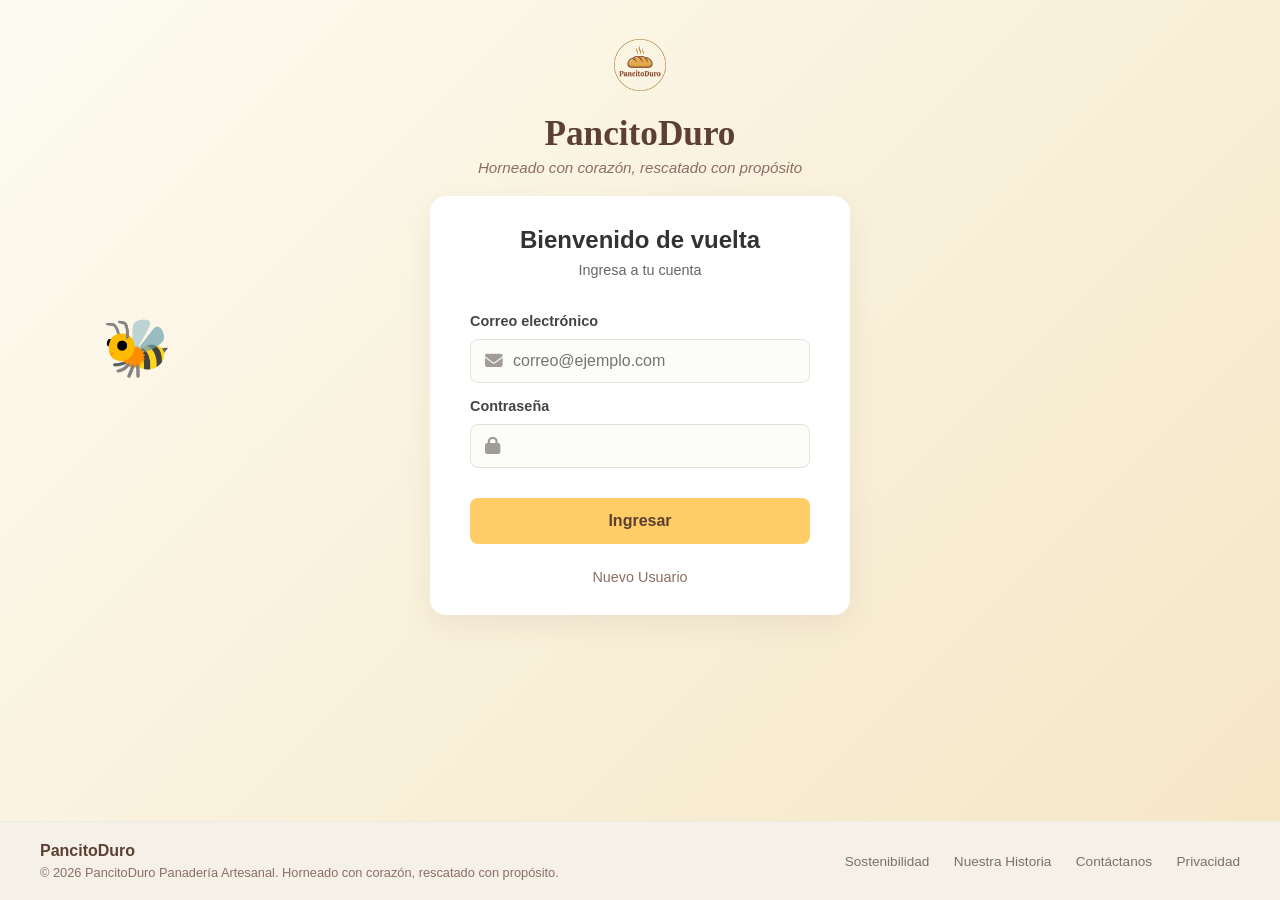
<file: frontend/login.html>
<!doctype html>
<html lang="es">

<head>
  <meta charset="UTF-8">
  <meta name="viewport" content="width=device-width, initial-scale=1.0">
  <title>Iniciar sesión | PancitoDuro</title>
  <link rel="stylesheet" href="resources/style/login.css">
  <link rel="stylesheet" href="https://cdnjs.cloudflare.com/ajax/libs/font-awesome/6.5.1/css/all.min.css">
</head>

<body class="login-body">
  <span class="abeja-animada">🐝</span>
  <header>
    <img src="resources/image/logo.png" alt="Logo de PancitoDuro">
    <h1>PancitoDuro</h1>
    <p class="linetag">Horneado con corazón, rescatado con propósito</p>
  </header>
  <main>
    <div class="form-container">
      <h3>Bienvenido de vuelta</h3>
      <p>Ingresa a tu cuenta</p>
      <form id="loginForm">
        <label for="correo">Correo electrónico</label>
        <div class="input-group">
          <i class="fa-solid fa-envelope icon"></i>
          <input type="email" id="correo" name="correo" placeholder="correo@ejemplo.com" autocomplete="email" required>
        </div>
        <label for="password">Contraseña</label>
        <div class="input-group">
          <i class="fa-solid fa-lock icon"></i>
          <input type="password" id="password" name="password" autocomplete="current-password" required>
        </div>
        <div id="mensajeLogin" aria-live="polite"></div>
        <button type="submit" id="btnLogin">Ingresar</button>
        <a href="registrar.html">Nuevo Usuario</a>
      </form>
    </div>
  </main>
  <footer class="footer-site">
    <div class="footer-brand">
      <strong>PancitoDuro</strong>
      <p>© 2026 PancitoDuro Panadería Artesanal. Horneado con corazón, rescatado con propósito.</p>
    </div>
    <div class="footer-links">
      <a href="#">Sostenibilidad</a>
      <a href="#">Nuestra Historia</a>
      <a href="#">Contáctanos</a>
      <a href="#">Privacidad</a>
    </div>
  </footer>
  <script src="resources/js/config.js"></script>
  <script src="resources/js/login.js"></script>
</body>

</html>
</file>
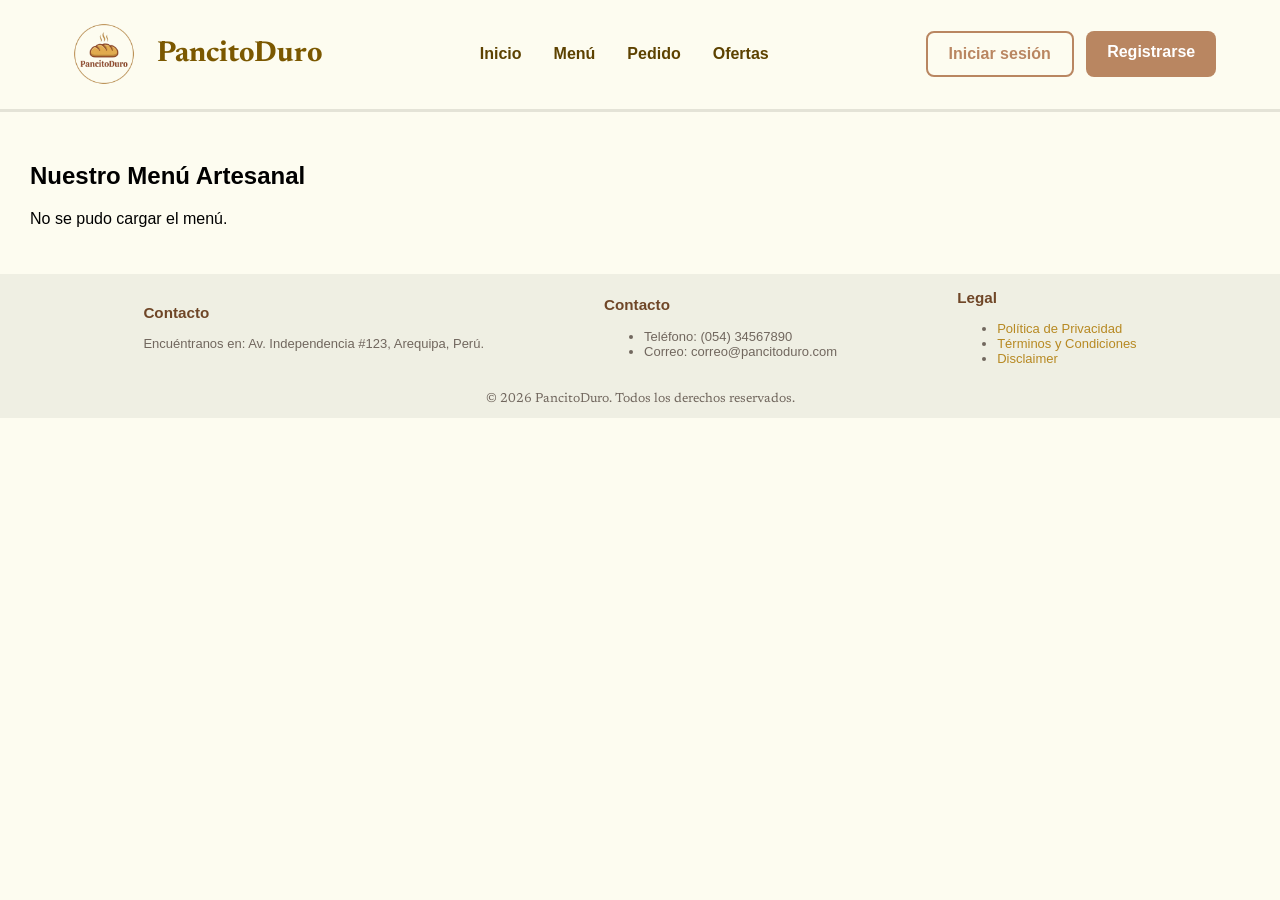
<file: frontend/menu.html>
<!DOCTYPE html>
<html lang="es">
<head>
    <meta charset="UTF-8">
    <meta name="viewport" content="width=device-width, initial-scale=1.0">
    <title>PancitoDuro - Menú</title>
    <link rel="stylesheet" href="resources/style/menu.css">
    <link
        href="https://fonts.googleapis.com/css2?family=Newsreader:ital,opsz,wght@0,6..72,200..800;1,6..72,200..800&family=Plus+Jakarta+Sans:ital,wght@0,200..800;1,200..800&display=swap"
        rel="stylesheet">
</head>
<body>
    <header class="header">
        <div class="logoContainer">
            <img src="resources/image/logo.png" alt="Logo PancitoDuro" class="logo">
            <h1>PancitoDuro</h1>
        </div>
        <nav>
            <ul>
                <li><a href="index.html">Inicio</a></li>
                <li><a href="menu.html">Menú</a></li>
                <li><a href="pedidos.html">Pedido</a></li>
                <li><a href="ofertas.html">Ofertas</a></li>
            </ul>
        </nav>
        <div class="btnContainer" id="headerUsuario">
            <div class="btnLogin">
                <a href="login.html">Iniciar sesión</a>
            </div>

            <div class="btnRegister">
                <a href="registrar.html">Registrarse</a>
            </div>
        </div>
    </header>

    <main>
        <section class="menuArtesanal">
            <h2>Nuestro Menú Artesanal</h2>
            <p id="mensajeMenu">Cargando productos...</p>

            <!-- Aquí JavaScript generará las categorías y sus productos -->
            <div id="contenedorCategorias"></div>
        </section>
    </main>

    <footer>
        <div class="footerContainer">
            <div class="ubicacion">
                <h3 class="tituloFooter">Contacto</h3>
                <p>Encuéntranos en: Av. Independencia #123, Arequipa, Perú.</p>
            </div>

            <div class="contacto">
                <h3 class="tituloFooter">Contacto</h3>
                <ul>
                    <li>Teléfono: (054) 34567890</li>
                    <li>Correo: correo@pancitoduro.com</li>
                </ul>
            </div>

            <div class="legal">
                <h3 class="tituloFooter">Legal</h3>
                <ul>
                    <li><a href="politica-privacidad.html">Política de Privacidad</a></li>
                    <li><a href="terminos-condiciones.html">Términos y Condiciones</a></li>
                    <li><a href="disclaimer.html">Disclaimer</a></li>
                </ul>
            </div>
        </div>

        <div class="copyright">
            <p>&copy; 2026 PancitoDuro. Todos los derechos reservados.</p>
        </div>
    </footer>

    <script src="resources/js/config.js"></script>
    <script src="resources/js/header.js"></script>
    <script src="resources/js/menu.js"></script>
</body>
</html>
</file>
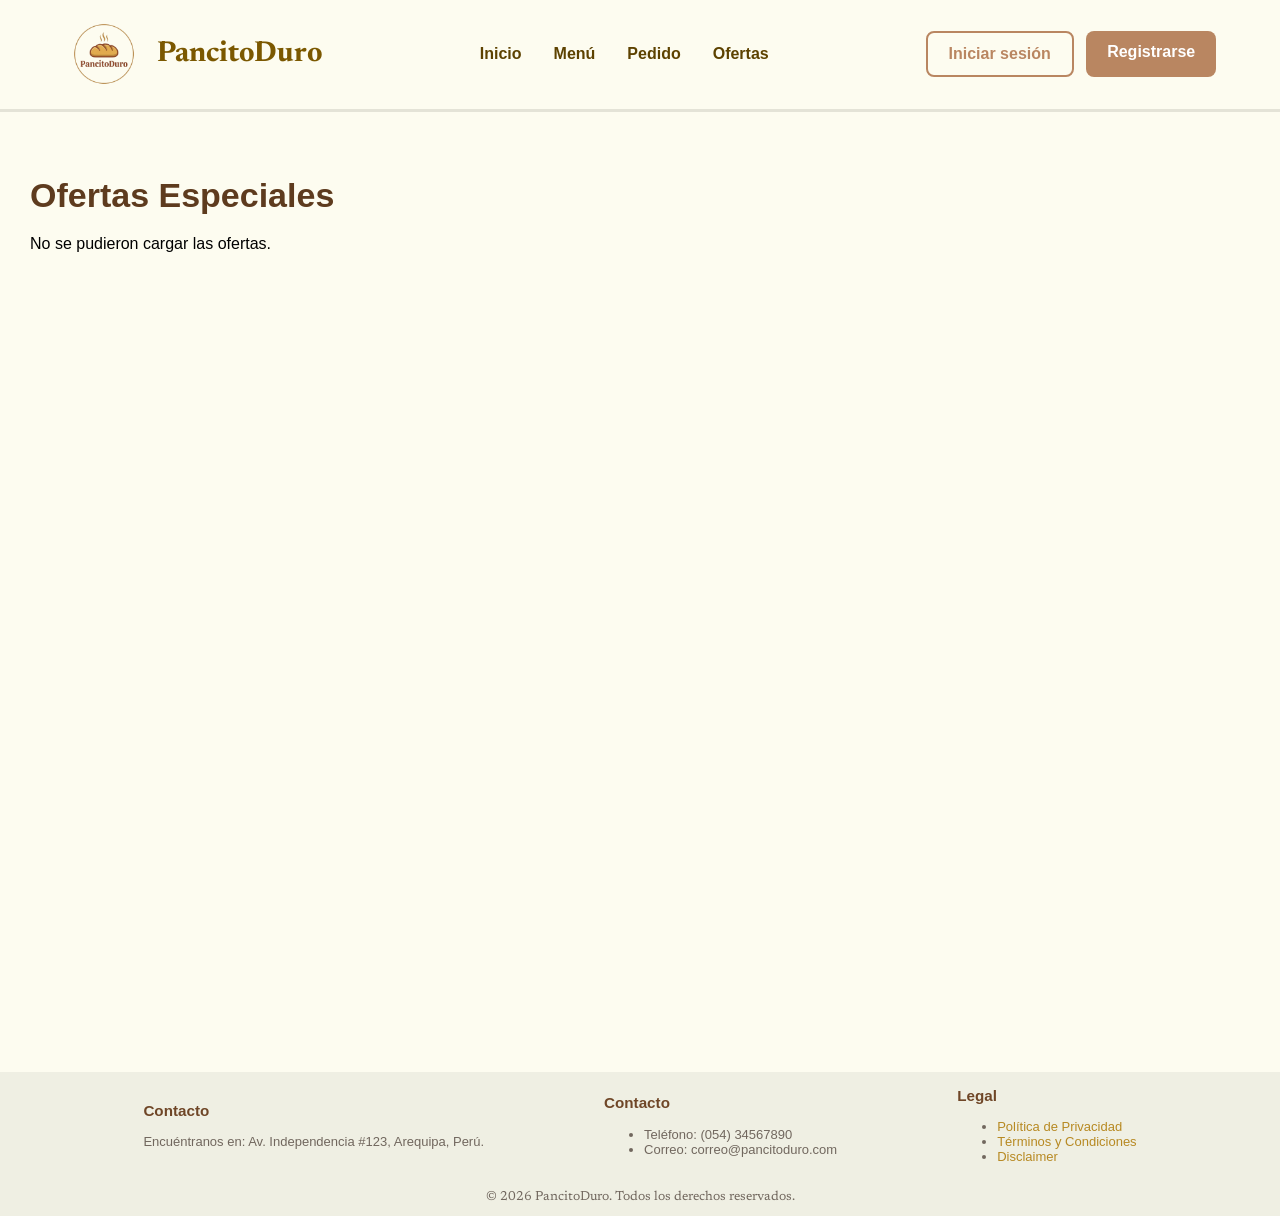
<file: frontend/ofertas.html>
<!DOCTYPE html>
<html lang="es">
<head>
    <meta charset="UTF-8">
    <meta name="viewport" content="width=device-width, initial-scale=1.0">
    <title>PancitoDuro - Ofertas</title>
    <link rel="stylesheet" href="resources/style/ofertas.css">
    <link
        href="https://fonts.googleapis.com/css2?family=Newsreader:ital,opsz,wght@0,6..72,200..800;1,6..72,200..800&family=Plus+Jakarta+Sans:ital,wght@0,200..800;1,200..800&display=swap"
        rel="stylesheet">
</head>
<body>
    <header class="header">
        <div class="logoContainer">
            <img src="resources/image/logo.png" alt="Logo PancitoDuro" class="logo">
            <h1>PancitoDuro</h1>
        </div>
        <nav>
            <ul>
                <li><a href="index.html">Inicio</a></li>
                <li><a href="menu.html">Menú</a></li>
                <li><a href="pedidos.html">Pedido</a></li>
                <li><a href="ofertas.html">Ofertas</a></li>
            </ul>
        </nav>
        <div class="btnContainer" id="headerUsuario">
            <div class="btnLogin">
                <a href="login.html">Iniciar sesión</a>
            </div>

            <div class="btnRegister">
                <a href="registrar.html">Registrarse</a>
            </div>
        </div>
    </header>

    <main>
        <section class="ofertasEspeciales">
            <h3>Ofertas Especiales</h3>

            <p id="mensajeOfertas">
                Cargando ofertas...
            </p>

            <table class="tablaOfertas" id="tablaOfertas">
                <thead>
                    <tr>
                        <th>Producto</th>
                        <th>Descripción</th>
                        <th>Precio Normal</th>
                        <th>Precio Oferta</th>
                        <th>Stock</th>
                        <th>Acciones</th>
                    </tr>
                </thead>

                <tbody id="listaOfertas">
                </tbody>
            </table>
        </section>
    </main>

    <footer>
        <div class="footerContainer">
            <div class="ubicacion">
                <h3 class="tituloFooter">Contacto</h3>
                <p>
                    Encuéntranos en:
                    Av. Independencia #123,
                    Arequipa, Perú.
                </p>
            </div>

            <div class="contacto">
                <h3 class="tituloFooter">Contacto</h3>
                <ul>
                    <li>Teléfono: (054) 34567890</li>
                    <li>Correo: correo@pancitoduro.com</li>
                </ul>
            </div>

            <div class="legal">
                <h3 class="tituloFooter">Legal</h3>
                <ul>
                    <li>
                        <a href="politica-privacidad.html">
                            Política de Privacidad
                        </a>
                    </li>
                    <li>
                        <a href="terminos-condiciones.html">
                            Términos y Condiciones
                        </a>
                    </li>
                    <li>
                        <a href="disclaimer.html">
                            Disclaimer
                        </a>
                    </li>
                </ul>
            </div>
        </div>

        <div class="copyright">
            <p>
                &copy; 2026 PancitoDuro.
                Todos los derechos reservados.
            </p>
        </div>
    </footer>

    <script src="resources/js/config.js"></script>
    <script src="resources/js/header.js"></script>
    <script src="resources/js/ofertas.js"></script>
</body>
</html>
</file>
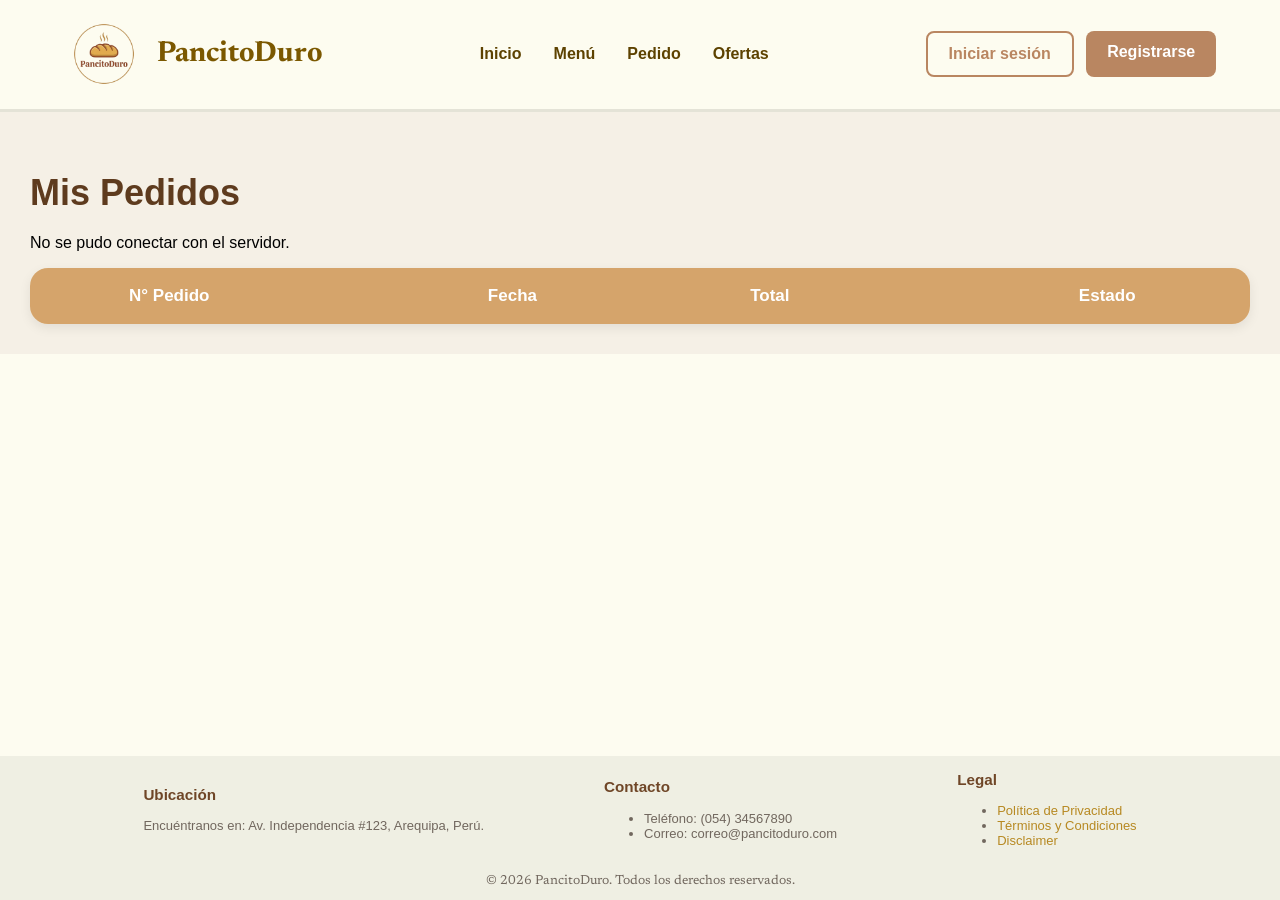
<file: frontend/pedidos.html>
<!DOCTYPE html>
<html lang="es">
<head>
    <meta charset="UTF-8">
    <meta name="viewport" content="width=device-width, initial-scale=1.0">
    <title>PancitoDuro - Pedidos</title>
    <link rel="stylesheet" href="resources/style/pedidos.css">
    <link href="https://fonts.googleapis.com/css2?family=Newsreader:ital,opsz,wght@0,6..72,200..800;1,6..72,200..800&family=Plus+Jakarta+Sans:ital,wght@0,200..800;1,200..800&display=swap" rel="stylesheet">
</head>
<body>
    <header class="header">
        <div class="logoContainer">
            <img src="resources/image/logo.png" alt="Logo PancitoDuro" class="logo">
            <h1>PancitoDuro</h1>
        </div>
        <nav>
            <ul>
                <li><a href="index.html">Inicio</a></li>
                <li><a href="menu.html">Menú</a></li>
                <li><a href="pedidos.html">Pedido</a></li>
                <li><a href="ofertas.html">Ofertas</a></li>
            </ul>
        </nav>
        <div class="btnContainer" id="headerUsuario">
            <div class="btnLogin">
                <a href="login.html">Iniciar sesión</a>
            </div>

            <div class="btnRegister">
                <a href="registrar.html">Registrarse</a>
            </div>
        </div>
    </header>

    <main>
        <section class="pedidosRealizados">
            <h2>Mis Pedidos</h2>

            <p id="mensajePedidos">
                Cargando pedidos...
            </p>

            <table class="tablaPedidos" id="tablaPedidos">
                <thead>
                    <tr>
                        <th class="colExpandir"></th>
                        <th>N° Pedido</th>
                        <th>Fecha</th>
                        <th>Total</th>
                        <th>Estado</th>
                    </tr>
                </thead>

                <tbody id="listaPedidos">
                </tbody>
            </table>
        </section>
    </main>

    <footer>
        <div class="footerContainer">
            <div class="ubicacion">
                <h3 class="tituloFooter">Ubicación</h3>
                <p>
                    Encuéntranos en:
                    Av. Independencia #123,
                    Arequipa, Perú.
                </p>
            </div>

            <div class="contacto">
                <h3 class="tituloFooter">Contacto</h3>
                <ul>
                    <li>Teléfono: (054) 34567890</li>
                    <li>Correo: correo@pancitoduro.com</li>
                </ul>
            </div>

            <div class="legal">
                <h3 class="tituloFooter">Legal</h3>
                <ul>
                    <li>
                        <a href="politica-privacidad.html">
                            Política de Privacidad
                        </a>
                    </li>

                    <li>
                        <a href="terminos-condiciones.html">
                            Términos y Condiciones
                        </a>
                    </li>

                    <li>
                        <a href="disclaimer.html">
                            Disclaimer
                        </a>
                    </li>
                </ul>
            </div>
        </div>

        <div class="copyright">
            <p>
                &copy; 2026 PancitoDuro.
                Todos los derechos reservados.
            </p>
        </div>
    </footer>

    <script src="resources/js/config.js"></script>
    <script src="resources/js/header.js"></script>
    <script src="resources/js/pedidos.js"></script>
</body>
</html>
</file>
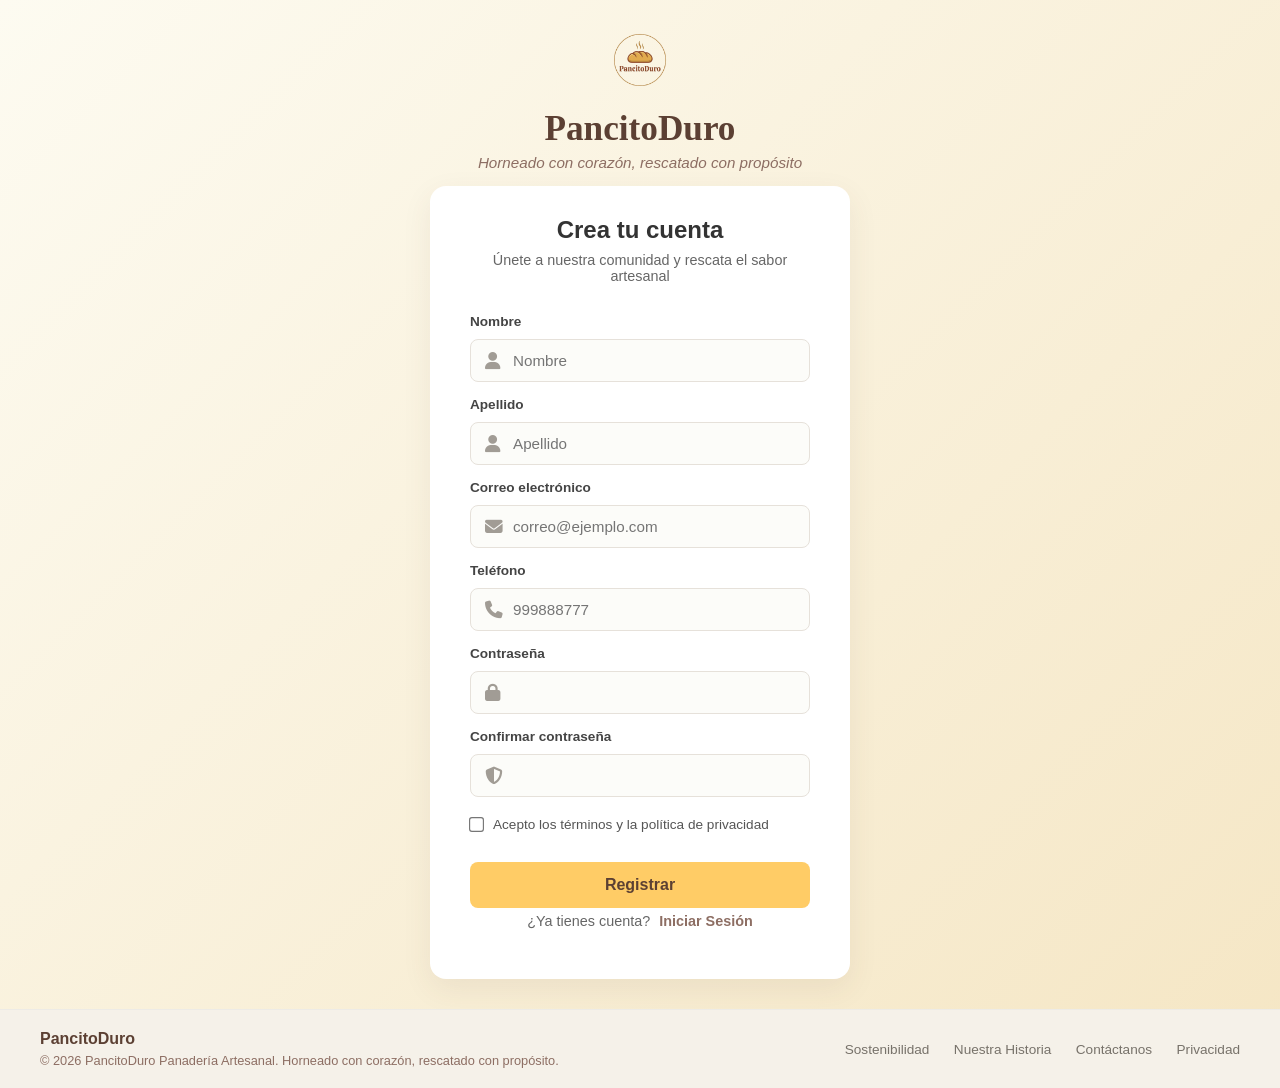
<file: frontend/registrar.html>
<!doctype html>
<html lang="es">
<head>
  <meta charset="UTF-8">
  <meta name="viewport" content="width=device-width, initial-scale=1.0">
  <title>Registro | PancitoDuro</title>
  <link rel="stylesheet" href="resources/style/registrar.css">
  <link rel="stylesheet" href="https://cdnjs.cloudflare.com/ajax/libs/font-awesome/6.5.1/css/all.min.css">
</head>
<body class="registro-body">
  <header>
    <img src="resources/image/logo.png" alt="Logo de PancitoDuro">
    <h1>PancitoDuro</h1>
    <p class="linetag">Horneado con corazón, rescatado con propósito</p>
  </header>
  <main>
    <div class="form-container">
      <h3>Crea tu cuenta</h3>
      <p>Únete a nuestra comunidad y rescata el sabor artesanal</p>
      <form id="registroForm">
        <label for="nombre">Nombre</label>
        <div class="input-group">
          <i class="fa-solid fa-user icon"></i>
          <input
            type="text"
            id="nombre"
            name="nombre"
            placeholder="Nombre"
            autocomplete="given-name"
            required
          >
        </div>
        <label for="apellido">Apellido</label>
        <div class="input-group">
          <i class="fa-solid fa-user icon"></i>
          <input
            type="text"
            id="apellido"
            name="apellido"
            placeholder="Apellido"
            autocomplete="family-name"
            required
          >
        </div>
        <label for="correo">Correo electrónico</label>
        <div class="input-group">
          <i class="fa-solid fa-envelope icon"></i>
          <input
            type="email"
            id="correo"
            name="correo"
            placeholder="correo@ejemplo.com"
            autocomplete="email"
            required
          >
        </div>
        <label for="telefono">Teléfono</label>
        <div class="input-group">
          <i class="fa-solid fa-phone icon"></i>
          <input
            type="tel"
            id="telefono"
            name="telefono"
            placeholder="999888777"
            autocomplete="tel"
            required
          >
        </div>
        <label for="password">Contraseña</label>
        <div class="input-group">
          <i class="fa-solid fa-lock icon"></i>
          <input
            type="password"
            id="password"
            name="password"
            autocomplete="new-password"
            minlength="6"
            required
          >
        </div>
        <label for="confirmarPassword">Confirmar contraseña</label>
        <div class="input-group">
          <i class="fa-solid fa-shield-halved icon"></i>
          <input
            type="password"
            id="confirmarPassword"
            name="confirmarPassword"
            autocomplete="new-password"
            minlength="6"
            required
          >
        </div>
        <div class="checkbox-inline-block">
          <input type="checkbox" id="terminos" name="terminos" required>
          <label for="terminos">Acepto los términos y la política de privacidad</label>
        </div>
        <div id="mensajeRegistro" aria-live="polite"></div>
        <button type="submit" id="btnRegistro">Registrar</button>
        <p>¿Ya tienes cuenta? <a href="login.html">Iniciar Sesión</a></p>
      </form>
    </div>
  </main>
  <footer class="footer-site">
    <div class="footer-brand">
      <strong>PancitoDuro</strong>
      <p>© 2026 PancitoDuro Panadería Artesanal. Horneado con corazón, rescatado con propósito.</p>
    </div>
    <div class="footer-links">
      <a href="#">Sostenibilidad</a>
      <a href="#">Nuestra Historia</a>
      <a href="#">Contáctanos</a>
      <a href="#">Privacidad</a>
    </div>
  </footer>
  <script src="resources/js/config.js"></script>
  <script src="resources/js/registrar.js"></script>
</body>
</html>
</file>
<file: resources/style/index.css>
/* GLOBAL */
body {
    margin: 0;
    padding: 0;
    font-family: Arial, sans-serif;
    background-color: #FDFCF0;

    display: grid;
    grid-template-rows: auto 1fr auto;
}
/* HEADER */
header{
    display: flex;
    justify-content: space-between;
    align-items: center;
    padding: 0.9rem 5%;
    background-color: #FDFCF0;
    border-bottom: 3px solid #E4E3D7;
    font-family: jakarta, sans-serif;
}
header a{
    text-decoration: none;
    transition: .25s;
}
.logoContainer{
    display: flex;
    align-items: center;
    gap: .8rem;
}
.logo{
    width: 80px;
    height: auto;
}
.logoContainer h1{
    margin: 0;
    font-family: newsreader, serif;
    font-size: 1.8rem;
    color: #7B5800;
}
nav ul{
    display: flex;
    align-items: center;
    gap: 2rem;
    margin: 0;
    padding: 0;
    list-style: none;
}
nav a{
    position: relative;
    color: #5D4200;
    font-size: 1rem;
    font-weight: 600;
}
.btnContainer{
    display: flex;
    gap: .8rem;
}
.btnLogin,
.btnRegister{
    border-radius: 8px;
    overflow: hidden;
    transition: .25s;
}
.btnLogin{
    border: 2px solid #B98661;
    background: transparent;
}
.btnRegister{
    background-color: #B98661;
}
.btnLogin a,
.btnRegister a{
    display: block;
    padding: .75rem 1.3rem;
    font-weight: 600;
}
.btnLogin a{
    color: #B98661;
}
.btnRegister a{
    color: #FFFFFF;
}
.btnLogin:hover{
    background-color: #B98661;
}
.btnLogin:hover a{
    color: #FFFFFF;
}
.btnRegister:hover{
    background-color: #9F704F;
}
@media (max-width: 576px){
    header{
        flex-direction: column;
        align-items: center;
        gap: 1rem;
    }
    .logo{
        width: 65px;
    }
    .logoContainer h1{
        font-size: 1.5rem;
    }
    nav ul{
        flex-direction: column;
        gap: 1rem;
    }
    .btnContainer{
        width: 100%;
        flex-direction: column;
    }
    .btnLogin,
    .btnRegister{
        width: 100%;
        text-align: center;
    }
}
/* MAIN */
main{
    background-color: #FDFCF0;

    display: grid;
    grid-template-columns: 1.5fr 0.5fr;

    gap: 20px;
    max-width: 1400px;
    margin: 20px auto;
    padding: 0 20px;
}

@media (max-height: 1080px ){
    main{
        grid-template-columns: 1fr;
        grid-template-rows: 1.5fr 0.5fr;
    }
}

.mainContainer{
    min-height: 100vh;    
}
.mainContainer .bienvenida{
    display: grid;
    grid-template-columns: 1fr 1.15fr;
    align-items: center;
    gap: 60px;

    padding: 55px;

    border: 2px solid #D5C3B8;
    border-radius: 14px;

    background: #FFFDF8;
}

.bienvenidaText{
    max-width: 520px;
}

.bienvenidaTitulo1{
    font-family: "Plus Jakarta Sans", sans-serif;
    color: #6F4627;

    font-size: 2.8rem;
    font-weight: 700;

    line-height: 1.15;
    margin-bottom: 8px;
}

.bienvenidaTitulo2{
    font-family: "Newsreader", serif;
    color: #7C5800;
    font-size: 3.1rem;
    font-weight: bold;
    margin-bottom: 35px;
}

.bienvenida p{
    font-family: "Plus Jakarta Sans", sans-serif;
    color: #51443C;
    font-size: 1.15rem;
    line-height: 1.8;
    margin-bottom: 28px;
}

.bienvenidaImagen{
    display: flex;
    justify-content: center;
    align-items: center;
}

.bienvenida img{
    width: 100%;
    max-width: 700px;
    height: 420px;
    object-fit: cover;
    border-radius: 14px;
}

.bienvenidaBtnRescate{
    display: inline-flex;
    align-items: center;
    justify-content: center;
    gap: 10px;
    margin-top: 10px;
    padding: 16px 34px;
    background: #FFD46D;
    color: #755400;
    text-decoration: none;
    font-family: "Plus Jakarta Sans", sans-serif;
    font-size: 1.15rem;
    font-weight: bold;
    border-radius: 999px;
    border: none;
    transition: all .3s ease;
    animation: botonRescate 2.5s infinite;
}

.bienvenidaBtnRescate:hover{
    transform: translateY(-5px);
    background: #FFB300;
}

.bienvenidaBtnRescate:active{
    transform: scale(.96);
}

@keyframes botonRescate{
    0%{
        transform: scale(1);
    }
    50%{
        transform: scale(1.05);
    }
    100%{
        transform: scale(1);
    }
}

@media (max-width: 1024px){
    .mainContainer .bienvenida{
        grid-template-columns: 1fr;
        gap: 40px;
        padding: 40px;
    }
    .bienvenidaText{
        max-width: 100%;
        text-align: center;
    }
    .bienvenidaImagen{
        order: -1;
    }
    .bienvenida img{
        max-width: 100%;
        height: auto;
    }

}

@media (max-width: 768px){
    .mainContainer .bienvenida{
        padding: 28px;
    }

    .bienvenidaTitulo1{
        font-size: 2.2rem;
    }

    .bienvenidaTitulo2{
        font-size: 2.6rem;
    }

    .bienvenida p{
        font-size: 1rem;
    }

    .bienvenidaBtnRescate{
        width: 100%;
        padding: 18px;
    }

}
/*CARRUSEL PRODUCTOS*/
.inicioCarruselProductos{
    margin-top: 40px;
}

.inicioCarruselHeader{
    display: flex;
    justify-content: space-between;
    align-items: center;
    margin-bottom: 25px;
}

.inicioCarruselTitulo{
    font-family: newsreader, serif;
    color: #7b5800;
    font-size: 3rem;
    margin: 0;
}

.inicioCarruselLinkMenu{
    text-decoration: none;
    color: #9b6a00;
    font-size: 1.2rem;
    font-family: jakarta, sans-serif;
    transition: 0.3s;
}

.inicioCarruselLinkMenu:hover{
    color: #7b5800;
}

.inicioCarruselGrid{
    display: grid;
    grid-template-columns: repeat(2, 1fr);
    gap: 30px;
}

.inicioCarruselCard{
    background-color: #FDFCF0;
    border: 2px solid #D5C3B8;
    border-radius: 24px;
    overflow: hidden;
    transition: 0.3s;
}

.inicioCarruselCard:hover{
    transform: translateY(-5px);
}

.inicioCarruselImagen{
    width: 100%;
    height: 380px;
    object-fit: cover;
    display: block;
}

.inicioCarruselContenido{
    padding: 30px;
}

.inicioCarruselTituloPrecio{
    display: flex;
    justify-content: space-between;
    align-items: flex-start;
    gap: 20px;
}

.inicioCarruselNombreProducto{
    font-family: newsreader, serif;
    color: #7b5800;
    font-size: 2rem;
    margin: 0;
}

.inicioCarruselPrecio{
    color: #9b6a00;
    font-size: 2rem;
    font-weight: bold;
    white-space: nowrap;
}

.inicioCarruselDescripcion{
    margin-top: 20px;
    font-size: 1.2rem;
    line-height: 1.5;
    color: #444;
    font-family: jakarta, sans-serif;
}
@media (max-width: 1300px){

    .inicioCarruselHeader{
        flex-direction: column;
        align-items: flex-start;
        gap: 15px;
    }

    .inicioCarruselGrid{
        grid-template-columns: 1fr;
    }

    .inicioCarruselImagen{
        height: 420px;
    }

}
/*ASIDE OFERTA*/
aside{
    background-color: #FBF4E1;
    border-radius: 6px;
    border: 4px solid #D4C79C;
    height: fit-content;
    padding: 20px;
}
.ofertas{
    width: 420px;
    padding: 20px;
    background-color: #F5F0E6;
    border-radius: 15px;
}

.tituloAside{
    margin-bottom: 20px;
    font-size: 32px;
    color: #7C5800;
}

.productoOferta{
    display: flex;
    align-items: center;
    gap: 15px;

    padding: 15px;
    margin-bottom: 20px;

    border-radius: 15px;
}

.productoImagen{
    width: 120px;
    height: 120px;

    object-fit: cover;
    border-radius: 15px;
}

.productoInfo{
    display: flex;
    flex-direction: column;
    justify-content: center;
}

.productoTitulo{
    margin: 0;
    font-size: 24px;
    color: #1B1C15;
}

.productoDescripcion{
    margin: 8px 0;
    color: #51443C;
    font-size: 18px;
}

.productoPrecios{
    display: flex;
    align-items: center;
    gap: 12px;
}

.precioOferta{
    font-size: 32px;
    font-weight: bold;
    color: #7C5800;
}

.precioNormal{
    font-size: 22px;
    color: #83736B;
    text-decoration: line-through;
}
.asideBtnOfertas{
    display: inline-block;
    background-color: #B98661;
    color: white;
    text-decoration: none;
    padding: 12px 24px;
    border-radius: 8px;
    font-weight: bold;
    transition: 0.3s;
}

.asideBtnOfertas:hover{
    background-color: #9e6f4e;
}
/* FOOTER*/
footer{
    background: #EFEFE3;
    color: #71675E;
}
footer .footerContainer{
    display: flex;
    justify-content: center;
    align-items: center;
    gap: 10%;
    padding-left: 40px;
    padding-right: 40px;
    font-size: small;
}

footer .tituloFooter{
    color: #6F4627;
}
footer .copyright{
    display: flex;
    justify-content: center;
    font-family: newsreader, serif;
    font-size: small;
}
footer a{
    text-decoration: none;
    color: #B78922;
}
</file>
<file: frontend/resources/style/index.css>
/* GLOBAL */
body {
    margin: 0;
    padding: 0;
    font-family: Arial, sans-serif;
    background-color: #FDFCF0;

    display: grid;
    grid-template-rows: auto 1fr auto;
}
/* HEADER */
header{
    display: flex;
    justify-content: space-between;
    align-items: center;
    padding: 0.9rem 5%;
    background-color: #FDFCF0;
    border-bottom: 3px solid #E4E3D7;
    font-family: jakarta, sans-serif;
}
header a{
    text-decoration: none;
    transition: .25s;
}
.logoContainer{
    display: flex;
    align-items: center;
    gap: .8rem;
}
.logo{
    width: 80px;
    height: auto;
}
.logoContainer h1{
    margin: 0;
    font-family: newsreader, serif;
    font-size: 1.8rem;
    color: #7B5800;
}
nav ul{
    display: flex;
    align-items: center;
    gap: 2rem;
    margin: 0;
    padding: 0;
    list-style: none;
}
nav a{
    position: relative;
    color: #5D4200;
    font-size: 1rem;
    font-weight: 600;
}
.btnContainer{
    display: flex;
    gap: .8rem;
}
.btnLogin,
.btnRegister{
    border-radius: 8px;
    overflow: hidden;
    transition: .25s;
}
.btnLogin{
    border: 2px solid #B98661;
    background: transparent;
}
.btnRegister{
    background-color: #B98661;
}
.btnLogin a,
.btnRegister a{
    display: block;
    padding: .75rem 1.3rem;
    font-weight: 600;
}
.btnLogin a{
    color: #B98661;
}
.btnRegister a{
    color: #FFFFFF;
}
.btnLogin:hover{
    background-color: #B98661;
}
.btnLogin:hover a{
    color: #FFFFFF;
}
.btnRegister:hover{
    background-color: #9F704F;
}
@media (max-width: 576px){
    header{
        flex-direction: column;
        align-items: center;
        gap: 1rem;
    }
    .logo{
        width: 65px;
    }
    .logoContainer h1{
        font-size: 1.5rem;
    }
    nav ul{
        flex-direction: column;
        gap: 1rem;
    }
    .btnContainer{
        width: 100%;
        flex-direction: column;
    }
    .btnLogin,
    .btnRegister{
        width: 100%;
        text-align: center;
    }
}
/*==================================
HEADER USUARIO
==================================*/

.headerPerfil{

    display:flex;

    align-items:center;

    gap:14px;

}

/*--------------------------------*/

.headerNombreUsuario{

    display:flex;

    align-items:center;

    gap:10px;

    padding:8px 16px;

    background:#F7F3EA;

    border:1px solid #E6D9C8;

    border-radius:30px;

    color:#5D4200;

    font-family:"Plus Jakarta Sans",sans-serif;

    font-size:15px;

    font-weight:600;

    transition:.25s;

}

.headerNombreUsuario:hover{

    background:#EFE7DA;

}

/*--------------------------------*/

.headerIconoUsuario{

    display:flex;

    align-items:center;

    justify-content:center;

    width:28px;

    height:28px;

    border-radius:50%;

    background:#D5A46B;

    color:white;

    font-size:14px;

}

/*--------------------------------*/

.headerCarrito{

    display:flex;

    align-items:center;

    justify-content:center;

    width:44px;

    height:44px;

    border-radius:12px;

    background:#FFF7ED;

    border:2px solid #E8D6BE;

    text-decoration:none;

    font-size:22px;

    transition:.25s;

}

.headerCarrito:hover{

    background:#D5A46B;

    transform:translateY(-2px) scale(1.05);

}

/* El emoji cambia ligeramente de color al pasar el mouse */

.headerCarrito:hover{

    filter:saturate(1.2);

}

/*--------------------------------*/

.btnCerrarSesion{

    padding:11px 18px;

    border:none;

    border-radius:10px;

    background:#B98661;

    color:white;

    font-family:"Plus Jakarta Sans",sans-serif;

    font-size:14px;

    font-weight:600;

    cursor:pointer;

    transition:.25s;

}

.btnCerrarSesion:hover{

    background:#9F704F;

    transform:translateY(-2px);

}

/*==================================
RESPONSIVE
==================================*/

@media(max-width:768px){

    .headerPerfil{

        flex-direction:column;

        width:100%;

        gap:10px;

    }

    .headerNombreUsuario{

        width:100%;

        justify-content:center;

        box-sizing:border-box;

    }

    .btnCerrarSesion{

        width:100%;

    }

}
/* MAIN */
main{
    background-color: #FDFCF0;

    display: grid;
    grid-template-columns: 1.5fr 0.5fr;

    gap: 20px;
    max-width: 1400px;
    margin: 20px auto;
    padding: 0 20px;
}

@media (max-height: 1080px ){
    main{
        grid-template-columns: 1fr;
        grid-template-rows: 1.5fr 0.5fr;
    }
}

.mainContainer{
    min-height: 100vh;    
}
.mainContainer .bienvenida{
    display: grid;
    grid-template-columns: 1fr 1.15fr;
    align-items: center;
    gap: 60px;

    padding: 55px;

    border: 2px solid #D5C3B8;
    border-radius: 14px;

    background: #FFFDF8;
}

.bienvenidaText{
    max-width: 520px;
}

.bienvenidaTitulo1{
    font-family: "Plus Jakarta Sans", sans-serif;
    color: #6F4627;

    font-size: 2.8rem;
    font-weight: 700;

    line-height: 1.15;
    margin-bottom: 8px;
}

.bienvenidaTitulo2{
    font-family: "Newsreader", serif;
    color: #7C5800;
    font-size: 3.1rem;
    font-weight: bold;
    margin-bottom: 35px;
}

.bienvenida p{
    font-family: "Plus Jakarta Sans", sans-serif;
    color: #51443C;
    font-size: 1.15rem;
    line-height: 1.8;
    margin-bottom: 28px;
}

.bienvenidaImagen{
    display: flex;
    justify-content: center;
    align-items: center;
}

.bienvenida img{
    width: 100%;
    max-width: 700px;
    height: 420px;
    object-fit: cover;
    border-radius: 14px;
}

.bienvenidaBtnRescate{
    display: inline-flex;
    align-items: center;
    justify-content: center;
    gap: 10px;
    margin-top: 10px;
    padding: 16px 34px;
    background: #FFD46D;
    color: #755400;
    text-decoration: none;
    font-family: "Plus Jakarta Sans", sans-serif;
    font-size: 1.15rem;
    font-weight: bold;
    border-radius: 999px;
    border: none;
    transition: all .3s ease;
    animation: botonRescate 2.5s infinite;
}

.bienvenidaBtnRescate:hover{
    transform: translateY(-5px);
    background: #FFB300;
}

.bienvenidaBtnRescate:active{
    transform: scale(.96);
}

@keyframes botonRescate{
    0%{
        transform: scale(1);
    }
    50%{
        transform: scale(1.05);
    }
    100%{
        transform: scale(1);
    }
}

@media (max-width: 1024px){
    .mainContainer .bienvenida{
        grid-template-columns: 1fr;
        gap: 40px;
        padding: 40px;
    }
    .bienvenidaText{
        max-width: 100%;
        text-align: center;
    }
    .bienvenidaImagen{
        order: -1;
    }
    .bienvenida img{
        max-width: 100%;
        height: auto;
    }

}

@media (max-width: 768px){
    .mainContainer .bienvenida{
        padding: 28px;
    }

    .bienvenidaTitulo1{
        font-size: 2.2rem;
    }

    .bienvenidaTitulo2{
        font-size: 2.6rem;
    }

    .bienvenida p{
        font-size: 1rem;
    }

    .bienvenidaBtnRescate{
        width: 100%;
        padding: 18px;
    }

}
/*CARRUSEL PRODUCTOS*/
.inicioCarruselProductos{
    margin-top: 40px;
}

.inicioCarruselHeader{
    display: flex;
    justify-content: space-between;
    align-items: center;
    margin-bottom: 25px;
}

.inicioCarruselTitulo{
    font-family: newsreader, serif;
    color: #7b5800;
    font-size: 3rem;
    margin: 0;
}

.inicioCarruselLinkMenu{
    text-decoration: none;
    color: #9b6a00;
    font-size: 1.2rem;
    font-family: jakarta, sans-serif;
    transition: 0.3s;
}

.inicioCarruselLinkMenu:hover{
    color: #7b5800;
}

.inicioCarruselGrid{
    display: grid;
    grid-template-columns: repeat(2, 1fr);
    gap: 30px;
}

.inicioCarruselCard{
    background-color: #FDFCF0;
    border: 2px solid #D5C3B8;
    border-radius: 24px;
    overflow: hidden;
    transition: 0.3s;
}

.inicioCarruselCard:hover{
    transform: translateY(-5px);
}

.inicioCarruselImagen{
    width: 100%;
    height: 380px;
    object-fit: cover;
    display: block;
}

.inicioCarruselContenido{
    padding: 30px;
}

.inicioCarruselTituloPrecio{
    display: flex;
    justify-content: space-between;
    align-items: flex-start;
    gap: 20px;
}

.inicioCarruselNombreProducto{
    font-family: newsreader, serif;
    color: #7b5800;
    font-size: 2rem;
    margin: 0;
}

.inicioCarruselPrecio{
    color: #9b6a00;
    font-size: 2rem;
    font-weight: bold;
    white-space: nowrap;
}

.inicioCarruselDescripcion{
    margin-top: 20px;
    font-size: 1.2rem;
    line-height: 1.5;
    color: #444;
    font-family: jakarta, sans-serif;
}
@media (max-width: 1300px){

    .inicioCarruselHeader{
        flex-direction: column;
        align-items: flex-start;
        gap: 15px;
    }

    .inicioCarruselGrid{
        grid-template-columns: 1fr;
    }

    .inicioCarruselImagen{
        height: 420px;
    }

}
/*ASIDE OFERTA*/
aside{
    background-color: #FBF4E1;
    border-radius: 6px;
    border: 4px solid #D4C79C;
    height: fit-content;
    padding: 20px;
}
.ofertas{
    width: 420px;
    padding: 20px;
    background-color: #F5F0E6;
    border-radius: 15px;
}

.tituloAside{
    margin-bottom: 20px;
    font-size: 32px;
    color: #7C5800;
}

.productoOferta{
    display: flex;
    align-items: center;
    gap: 15px;

    padding: 15px;
    margin-bottom: 20px;

    border-radius: 15px;
}

.productoImagen{
    width: 120px;
    height: 120px;

    object-fit: cover;
    border-radius: 15px;
}

.productoInfo{
    display: flex;
    flex-direction: column;
    justify-content: center;
}

.productoTitulo{
    margin: 0;
    font-size: 24px;
    color: #1B1C15;
}

.productoDescripcion{
    margin: 8px 0;
    color: #51443C;
    font-size: 18px;
}

.productoPrecios{
    display: flex;
    align-items: center;
    gap: 12px;
}

.precioOferta{
    font-size: 32px;
    font-weight: bold;
    color: #7C5800;
}

.precioNormal{
    font-size: 22px;
    color: #83736B;
    text-decoration: line-through;
}
.asideBtnOfertas{
    display: inline-block;
    background-color: #B98661;
    color: white;
    text-decoration: none;
    padding: 12px 24px;
    border-radius: 8px;
    font-weight: bold;
    transition: 0.3s;
}

.asideBtnOfertas:hover{
    background-color: #9e6f4e;
}
/* FOOTER*/
footer{
    background: #EFEFE3;
    color: #71675E;
}
footer .footerContainer{
    display: flex;
    justify-content: center;
    align-items: center;
    gap: 10%;
    padding-left: 40px;
    padding-right: 40px;
    font-size: small;
}

footer .tituloFooter{
    color: #6F4627;
}
footer .copyright{
    display: flex;
    justify-content: center;
    font-family: newsreader, serif;
    font-size: small;
}
footer a{
    text-decoration: none;
    color: #B78922;
}
</file>
<file: resources/style/menu.css>
/* GLOBAL */
body {
    margin: 0;
    padding: 0;
    font-family: Arial, sans-serif;
    background-color: #FDFCF0;

    display: grid;
    grid-template-rows: auto 1fr auto;
}
/* HEADER */
header{
    display: flex;
    justify-content: space-between;
    align-items: center;
    padding: 0.9rem 5%;
    background-color: #FDFCF0;
    border-bottom: 3px solid #E4E3D7;
    font-family: jakarta, sans-serif;
}
header a{
    text-decoration: none;
    transition: .25s;
}
.logoContainer{
    display: flex;
    align-items: center;
    gap: .8rem;
}
.logo{
    width: 80px;
    height: auto;
}
.logoContainer h1{
    margin: 0;
    font-family: newsreader, serif;
    font-size: 1.8rem;
    color: #7B5800;
}
nav ul{
    display: flex;
    align-items: center;
    gap: 2rem;
    margin: 0;
    padding: 0;
    list-style: none;
}
nav a{
    position: relative;
    color: #5D4200;
    font-size: 1rem;
    font-weight: 600;
}
.btnContainer{
    display: flex;
    gap: .8rem;
}
.btnLogin,
.btnRegister{
    border-radius: 8px;
    overflow: hidden;
    transition: .25s;
}
.btnLogin{
    border: 2px solid #B98661;
    background: transparent;
}
.btnRegister{
    background-color: #B98661;
}
.btnLogin a,
.btnRegister a{
    display: block;
    padding: .75rem 1.3rem;
    font-weight: 600;
}
.btnLogin a{
    color: #B98661;
}
.btnRegister a{
    color: #FFFFFF;
}
.btnLogin:hover{
    background-color: #B98661;
}
.btnLogin:hover a{
    color: #FFFFFF;
}
.btnRegister:hover{
    background-color: #9F704F;
}
@media (max-width: 576px){
    header{
        flex-direction: column;
        align-items: center;
        gap: 1rem;
    }
    .logo{
        width: 65px;
    }
    .logoContainer h1{
        font-size: 1.5rem;
    }
    nav ul{
        flex-direction: column;
        gap: 1rem;
    }
    .btnContainer{
        width: 100%;
        flex-direction: column;
    }
    .btnLogin,
    .btnRegister{
        width: 100%;
        text-align: center;
    }
}
/* MAIN */
.menuArtesanal{
    padding: 30px;
    background-color: #FDFCF0;
}

.menuArtesanal section{
    margin-bottom: 45px;
}

.menuArtesanal h3{
    margin-bottom: 18px;
    color: #5E3B1E;
    font-size: 32px;
    font-weight: 700;
}

.tablaMenu{
    width: 100%;
    border-collapse: collapse;
    overflow: hidden;
    background-color: #F9F7E7;
    border-radius: 18px;
    box-shadow: 0 4px 12px rgba(0,0,0,0.08);
}

.tablaMenu th{
    padding: 16px;
    background-color: #D5A46B;
    color: white;
    text-align: left;
    font-size: 18px;
}

.tablaMenu td{
    padding: 16px;
    border-bottom: 1px solid #ECECEC;
    font-size: 16px;
    color: #333333;
}

.tablaMenu tr:last-child td{
    border-bottom: none;
}

.tablaMenu tr:hover{
    background-color: #FAF6EF;
}

.accionCarrito{
    text-align: center;
}

.accionCarrito a{
    display: flex;
    justify-content: center;
    align-items: center;
}

.accionCarrito img{
    width: 28px;
    height: 28px;
    transition: 0.2s;
    cursor: pointer;
}

.accionCarrito img:hover{
    transform: scale(1.15);
}
/* FOOTER*/
footer{
    background: #EFEFE3;
    color: #71675E;
}
footer .footerContainer{
    display: flex;
    justify-content: center;
    align-items: center;
    gap: 10%;
    padding-left: 40px;
    padding-right: 40px;
    font-size: small;
}

footer .tituloFooter{
    color: #6F4627;
}
footer .copyright{
    display: flex;
    justify-content: center;
    font-family: newsreader, serif;
    font-size: small;
}
footer a{
    text-decoration: none;
    color: #B78922;
}
</file>
<file: resources/style/ofertas.css>
/* GLOBAL */
body {
    margin: 0;
    padding: 0;
    font-family: Arial, sans-serif;
    background-color: #FDFCF0;

    display: grid;
    grid-template-rows: auto 1fr auto;
}

/* HEADER */
header{
    display: flex;
    justify-content: space-between;
    align-items: center;
    padding: 0.9rem 5%;
    background-color: #FDFCF0;
    border-bottom: 3px solid #E4E3D7;
    font-family: jakarta, sans-serif;
}
header a{
    text-decoration: none;
    transition: .25s;
}
.logoContainer{
    display: flex;
    align-items: center;
    gap: .8rem;
}
.logo{
    width: 80px;
    height: auto;
}
.logoContainer h1{
    margin: 0;
    font-family: newsreader, serif;
    font-size: 1.8rem;
    color: #7B5800;
}
nav ul{
    display: flex;
    align-items: center;
    gap: 2rem;
    margin: 0;
    padding: 0;
    list-style: none;
}
nav a{
    position: relative;
    color: #5D4200;
    font-size: 1rem;
    font-weight: 600;
}
.btnContainer{
    display: flex;
    gap: .8rem;
}
.btnLogin,
.btnRegister{
    border-radius: 8px;
    overflow: hidden;
    transition: .25s;
}
.btnLogin{
    border: 2px solid #B98661;
    background: transparent;
}
.btnRegister{
    background-color: #B98661;
}
.btnLogin a,
.btnRegister a{
    display: block;
    padding: .75rem 1.3rem;
    font-weight: 600;
}
.btnLogin a{
    color: #B98661;
}
.btnRegister a{
    color: #FFFFFF;
}
.btnLogin:hover{
    background-color: #B98661;
}
.btnLogin:hover a{
    color: #FFFFFF;
}
.btnRegister:hover{
    background-color: #9F704F;
}
@media (max-width: 576px){
    header{
        flex-direction: column;
        align-items: center;
        gap: 1rem;
    }
    .logo{
        width: 65px;
    }
    .logoContainer h1{
        font-size: 1.5rem;
    }
    nav ul{
        flex-direction: column;
        gap: 1rem;
    }
    .btnContainer{
        width: 100%;
        flex-direction: column;
    }
    .btnLogin,
    .btnRegister{
        width: 100%;
        text-align: center;
    }
}
/* MAIN */
.ofertasEspeciales {
    min-height: 100vh;
    padding: 30px;
    background-color: #FDFCF0;
}

.ofertasEspeciales h3 {
    margin-bottom: 20px;
    color: #5E3B1E;
    font-size: 34px;
    font-weight: 700;
}

.tablaOfertas {
    width: 100%;
    border-collapse: collapse;
    background-color: #F9F7E6;
    border-radius: 18px;
    overflow: hidden;
    box-shadow: 0 4px 12px rgba(0, 0, 0, 0.08);
}

.tablaOfertas th {
    padding: 16px;
    background-color: #D5A46B;
    color: white;
    text-align: left;
    font-size: 18px;
}

.tablaOfertas td {
    padding: 16px;
    border-bottom: 1px solid #ECECEC;
    font-size: 16px;
    color: #333333;
}

.tablaOfertas tr:last-child td {
    border-bottom: none;
}

.tablaOfertas tr:hover {
    background-color: #FAF6EF;
}

.accionCarrito {
    text-align: center;
}

.accionCarrito a {
    display: flex;
    justify-content: center;
    align-items: center;
}

.accionCarrito img {
    width: 28px;
    height: 28px;
    transition: 0.2s;
    cursor: pointer;
}

.accionCarrito img:hover {
    transform: scale(1.15);
}

/* FOOTER*/
footer {
    background: #EFEFE3;
    color: #71675E;
}

footer .footerContainer {
    display: flex;
    justify-content: center;
    align-items: center;
    gap: 10%;
    padding-left: 40px;
    padding-right: 40px;
    font-size: small;
}

footer .tituloFooter {
    color: #6F4627;
}

footer .copyright {
    display: flex;
    justify-content: center;
    font-family: newsreader, serif;
    font-size: small;
}

footer a {
    text-decoration: none;
    color: #B78922;
}
</file>
<file: resources/style/pedidos.css>
/* GLOBAL */
body {
    margin: 0;
    padding: 0;
    font-family: Arial, sans-serif;
    background-color: #FDFCF0;

    display: grid;
    grid-template-rows: auto 1fr auto;
}
/* HEADER */
header{
    display: flex;
    justify-content: space-between;
    align-items: center;
    padding: 0.9rem 5%;
    background-color: #FDFCF0;
    border-bottom: 3px solid #E4E3D7;
    font-family: jakarta, sans-serif;
}
header a{
    text-decoration: none;
    transition: .25s;
}
.logoContainer{
    display: flex;
    align-items: center;
    gap: .8rem;
}
.logo{
    width: 80px;
    height: auto;
}
.logoContainer h1{
    margin: 0;
    font-family: newsreader, serif;
    font-size: 1.8rem;
    color: #7B5800;
}
nav ul{
    display: flex;
    align-items: center;
    gap: 2rem;
    margin: 0;
    padding: 0;
    list-style: none;
}
nav a{
    position: relative;
    color: #5D4200;
    font-size: 1rem;
    font-weight: 600;
}
.btnContainer{
    display: flex;
    gap: .8rem;
}
.btnLogin,
.btnRegister{
    border-radius: 8px;
    overflow: hidden;
    transition: .25s;
}
.btnLogin{
    border: 2px solid #B98661;
    background: transparent;
}
.btnRegister{
    background-color: #B98661;
}
.btnLogin a,
.btnRegister a{
    display: block;
    padding: .75rem 1.3rem;
    font-weight: 600;
}
.btnLogin a{
    color: #B98661;
}
.btnRegister a{
    color: #FFFFFF;
}
.btnLogin:hover{
    background-color: #B98661;
}
.btnLogin:hover a{
    color: #FFFFFF;
}
.btnRegister:hover{
    background-color: #9F704F;
}
@media (max-width: 576px){
    header{
        flex-direction: column;
        align-items: center;
        gap: 1rem;
    }
    .logo{
        width: 65px;
    }
    .logoContainer h1{
        font-size: 1.5rem;
    }
    nav ul{
        flex-direction: column;
        gap: 1rem;
    }
    .btnContainer{
        width: 100%;
        flex-direction: column;
    }
    .btnLogin,
    .btnRegister{
        width: 100%;
        text-align: center;
    }
}
/* MAIN */
.pedidosRealizados{
    padding: 30px;
    background-color: #F5F0E6;
}

.pedidosRealizados h2{
    margin-bottom: 20px;
    color: #5E3B1E;
    font-size: 36px;
}

.tablaPedidos{
    width: 100%;
    border-collapse: collapse;
    background-color: #F9F7E7;
    border-radius: 18px;
    overflow: hidden;
    box-shadow: 0 4px 12px rgba(0,0,0,0.08);
}

.tablaPedidos th{
    padding: 18px;
    background-color: #D5A46B;
    color: white;
    text-align: left;
    font-size: 18px;
}

.tablaPedidos td{
    padding: 18px;
    border-bottom: 1px solid #ECECEC;
    font-size: 16px;
    color: #333333;
    vertical-align: top;
}

.tablaPedidos tr:last-child td{
    border-bottom: none;
}

.tablaPedidos tr:hover{
    background-color: #FAF6EF;
}

.estadoProceso{
    padding: 6px 12px;
    background-color: #FFE7B3;
    color: #9B6B00;
    border-radius: 20px;
    font-weight: bold;
}

.estadoEntregado{
    padding: 6px 12px;
    background-color: #D8F5D0;
    color: #2E7D32;
    border-radius: 20px;
    font-weight: bold;
}
/* FOOTER*/
footer{
    background: #EFEFE3;
    color: #71675E;
}
footer .footerContainer{
    display: flex;
    justify-content: center;
    align-items: center;
    gap: 10%;
    padding-left: 40px;
    padding-right: 40px;
    font-size: small;
}

footer .tituloFooter{
    color: #6F4627;
}
footer .copyright{
    display: flex;
    justify-content: center;
    font-family: newsreader, serif;
    font-size: small;
}
footer a{
    text-decoration: none;
    color: #B78922;
}
</file>
<file: frontend/resources/style/login.css>
/* ESTRUCTURA GLOBAL CON CSS GRID (Para toda la página)*/
.login-body {
    margin: 0;
    padding: 0;
    font-family: 'Segoe UI', Tahoma, Geneva, Verdana, sans-serif;
    background: linear-gradient(135deg, #fdfbf1 0%, #f5e6c4 100%);
    min-height: 100vh;

    /* Requerimiento de la ingeniera: Grid global de 3 filas */
    display: grid;
    grid-template-rows: auto 1fr auto;
    justify-content: center;
    align-content: space-between;
    /* Empuja el footer firmemente al fondo */
    position: relative;
    /* Clave para posicionar la abejita con libertad */
    overflow-x: hidden;
}

/* ANIMACIÓN DE LA ABEJITA VOLADORA (Efecto sutil de flotación) */
.abeja-animada {
    position: fixed;
    /* Cambiado a fixed para que flote respecto a la pantalla del monitor */
    top: 35%;
    /* Altura media de la pantalla */
    left: 8%;
    /* Separada elegantemente del borde izquierdo */
    font-size: 3.5em;
    /* Más grande para que la notes al instante */
    z-index: 100;
    /* Obliga al ícono a estar por encima de cualquier capa de fondo */
    pointer-events: none;

    /* Tu hermosa animación */
    animation: volarAbeja 4s ease-in-out infinite;
}

/* Ajustamos la animación para que cambie a dorado cuando vuele */
@keyframes volarAbeja {
    0% {
        transform: translateY(0) rotate(0deg);
    }

    50% {
        transform: translateY(-20px) rotate(15deg);
    }

    100% {
        transform: translateY(0) rotate(0deg);
    }
}

/*ENCABEZADO (LOGO Y TÍTULO)*/
header {
    text-align: center;
    margin-top: 30px;
    margin-bottom: 20px;
}

header img {
    width: 70px;
    height: auto;
}

header h1 {
    color: #5c4033;
    /* Café artesanal */
    font-family: 'Georgia', serif;
    font-size: 2.2em;
    margin: 10px 0 5px 0;
}

.linetag {
    color: #8d6e63;
    font-style: italic;
    font-size: 0.95em;
    margin: 0;
}

/* TARJETA BLANCA DE ACCESO (.form-container) */
.form-container {
    background-color: #ffffff;
    padding: 30px 40px;
    border-radius: 16px;
    box-shadow: 0 10px 30px rgba(92, 64, 51, 0.08);
    width: 100%;
    max-width: 420px;
    box-sizing: border-box;
    margin: 0 auto 30px auto;
    height: max-content;  /* Fuerza a la tarjeta a medir solo lo que mida su contenido */
    align-self: center;   /* Evita que el Grid la estire verticalmente de golpe */
}

.form-container h3 {
    color: #333333;
    font-size: 1.5em;
    text-align: center;
    margin: 0 0 8px 0;
}

.form-container p {
    color: #666666;
    font-size: 0.9em;
    text-align: center;
    margin: 0 0 25px 0;
}

/*INPUTS CON ÍCONOS DENTRO (Grid Interno)*/
form {
    display: grid;
    row-gap: 5px;
}

form label {
    display: block;
    font-weight: 600;
    margin-top: 10px;
    margin-bottom: 5px;
    color: #444444;
    font-size: 0.9em;
}

.input-group {
    position: relative;
    width: 100%;
}

.input-group .icon {
    position: absolute;
    left: 15px;
    top: 50%;
    transform: translateY(-50%);
    color: #a19c95;
    font-size: 1.1em;
    pointer-events: none;
}

.form-container input[type="email"],
.form-container input[type="password"] {
    width: 100%;
    padding: 12px 15px 12px 42px;
    /* Espacio exacto a la izquierda para el ícono */
    border: 1px solid #e6e1da;
    border-radius: 8px;
    background-color: #fcfcf9;
    font-size: 1em;
    box-sizing: border-box;
}


/* CHECKBOX Y ENLACES (Corregidos para mantenerse en línea)*/
.checkbox-inline-block {
    display: flex;
    align-items: center;
    margin-top: 15px;
    margin-bottom: 5px;
}

form input[type="checkbox"] {
    margin: 0 10px 0 0;
    transform: scale(1.15);
    cursor: pointer;
    display: inline-block;
}

form input[type="checkbox"]+label {
    display: inline-block;
    font-weight: normal;
    color: #666666;
    font-size: 0.9em;
    margin: 0;
    /* Limpia márgenes heredados del Grid */
    cursor: pointer;
}

form button[type="submit"] {
    width: 100%;
    padding: 14px;
    background-color: #ffcc66;
    /* Dorado de la paleta */
    color: #5c4033;
    border: none;
    border-radius: 8px;
    font-size: 1em;
    font-weight: bold;
    cursor: pointer;
    margin-top: 20px;
    transition: background-color 0.2s;
}

form button[type="submit"]:hover {
    background-color: #f7bd4f;
}

form a {
    display: block;
    text-align: center;
    margin-top: 20px;
    color: #8d6e63;
    text-decoration: none;
    font-size: 0.9em;
    font-weight: 500;
}

form a:hover {
    text-decoration: underline;
}

/*PIE DE PÁGINA */
.footer-site {
    background-color: #f5f1e9;
    padding: 20px 40px;
    display: flex;
    justify-content: space-between;
    align-items: center;
    border-top: 1px solid #edebe6;
    width: 100vw;
    /* Toma todo el ancho de pantalla */
    box-sizing: border-box;
}

.footer-brand strong {
    color: #5c4033;
}

.footer-brand p {
    font-size: 0.8em;
    color: #8d6e63;
    margin: 5px 0 0 0;
}

.footer-links a {
    color: #77726a;
    text-decoration: none;
    font-size: 0.85em;
    margin-left: 20px;
}

.footer-links a:hover {
    text-decoration: underline;
    color: #5c4033;
}


/*MEDIA QUERIES (Responsivo para Celulares)*/

@media (max-width: 768px) {
    .abeja-animada {
        display: none;
        /* Se oculta en pantallas pequeñas para que no entorpezca la lectura */
    }
}

@media (max-width: 480px) {
    .login-body {
        padding: 10px 0 0 0;
        align-content: start;
        /* Comienza arriba si la pantalla es muy pequeña */
    }

    header h1 {
        font-size: 1.8em;
    }

    .form-container {
        padding: 25px 20px;
        max-width: 90%;
        /* Se adapta al ancho de la pantalla móvil sin romperse */
        border-radius: 12px;
    }

    .footer-site {
        flex-direction: column;
        gap: 12px;
        text-align: center;
        padding: 20px;
    }

    .footer-links a {
        margin: 0 8px;
    }
}
</file>
<file: frontend/resources/style/menu.css>
/* GLOBAL */
body {
    margin: 0;
    padding: 0;
    font-family: Arial, sans-serif;
    background-color: #FDFCF0;

    display: grid;
    grid-template-rows: auto 1fr auto;
}
/* HEADER */
header{
    display: flex;
    justify-content: space-between;
    align-items: center;
    padding: 0.9rem 5%;
    background-color: #FDFCF0;
    border-bottom: 3px solid #E4E3D7;
    font-family: jakarta, sans-serif;
}
header a{
    text-decoration: none;
    transition: .25s;
}
.logoContainer{
    display: flex;
    align-items: center;
    gap: .8rem;
}
.logo{
    width: 80px;
    height: auto;
}
.logoContainer h1{
    margin: 0;
    font-family: newsreader, serif;
    font-size: 1.8rem;
    color: #7B5800;
}
nav ul{
    display: flex;
    align-items: center;
    gap: 2rem;
    margin: 0;
    padding: 0;
    list-style: none;
}
nav a{
    position: relative;
    color: #5D4200;
    font-size: 1rem;
    font-weight: 600;
}
.btnContainer{
    display: flex;
    gap: .8rem;
}
.btnLogin,
.btnRegister{
    border-radius: 8px;
    overflow: hidden;
    transition: .25s;
}
.btnLogin{
    border: 2px solid #B98661;
    background: transparent;
}
.btnRegister{
    background-color: #B98661;
}
.btnLogin a,
.btnRegister a{
    display: block;
    padding: .75rem 1.3rem;
    font-weight: 600;
}
.btnLogin a{
    color: #B98661;
}
.btnRegister a{
    color: #FFFFFF;
}
.btnLogin:hover{
    background-color: #B98661;
}
.btnLogin:hover a{
    color: #FFFFFF;
}
.btnRegister:hover{
    background-color: #9F704F;
}
@media (max-width: 576px){
    header{
        flex-direction: column;
        align-items: center;
        gap: 1rem;
    }
    .logo{
        width: 65px;
    }
    .logoContainer h1{
        font-size: 1.5rem;
    }
    nav ul{
        flex-direction: column;
        gap: 1rem;
    }
    .btnContainer{
        width: 100%;
        flex-direction: column;
    }
    .btnLogin,
    .btnRegister{
        width: 100%;
        text-align: center;
    }
}
/*==================================
HEADER USUARIO
==================================*/

.headerPerfil{

    display:flex;

    align-items:center;

    gap:14px;

}

/*--------------------------------*/

.headerNombreUsuario{

    display:flex;

    align-items:center;

    gap:10px;

    padding:8px 16px;

    background:#F7F3EA;

    border:1px solid #E6D9C8;

    border-radius:30px;

    color:#5D4200;

    font-family:"Plus Jakarta Sans",sans-serif;

    font-size:15px;

    font-weight:600;

    transition:.25s;

}

.headerNombreUsuario:hover{

    background:#EFE7DA;

}

/*--------------------------------*/

.headerIconoUsuario{

    display:flex;

    align-items:center;

    justify-content:center;

    width:28px;

    height:28px;

    border-radius:50%;

    background:#D5A46B;

    color:white;

    font-size:14px;

}

/*--------------------------------*/

.headerCarrito{

    display:flex;

    align-items:center;

    justify-content:center;

    width:44px;

    height:44px;

    border-radius:12px;

    background:#FFF7ED;

    border:2px solid #E8D6BE;

    text-decoration:none;

    font-size:22px;

    transition:.25s;

}

.headerCarrito:hover{

    background:#D5A46B;

    transform:translateY(-2px) scale(1.05);

}

/* El emoji cambia ligeramente de color al pasar el mouse */

.headerCarrito:hover{

    filter:saturate(1.2);

}

/*--------------------------------*/

.btnCerrarSesion{

    padding:11px 18px;

    border:none;

    border-radius:10px;

    background:#B98661;

    color:white;

    font-family:"Plus Jakarta Sans",sans-serif;

    font-size:14px;

    font-weight:600;

    cursor:pointer;

    transition:.25s;

}

.btnCerrarSesion:hover{

    background:#9F704F;

    transform:translateY(-2px);

}

/*==================================
RESPONSIVE
==================================*/

@media(max-width:768px){

    .headerPerfil{

        flex-direction:column;

        width:100%;

        gap:10px;

    }

    .headerNombreUsuario{

        width:100%;

        justify-content:center;

        box-sizing:border-box;

    }

    .btnCerrarSesion{

        width:100%;

    }

}
/* MAIN */
.menuArtesanal{
    padding: 30px;
    background-color: #FDFCF0;
}

.menuArtesanal section{
    margin-bottom: 45px;
}

.menuArtesanal h3{
    margin-bottom: 18px;
    color: #5E3B1E;
    font-size: 32px;
    font-weight: 700;
}

.tablaMenu{
    width: 100%;
    border-collapse: collapse;
    overflow: hidden;
    background-color: #F9F7E7;
    border-radius: 18px;
    box-shadow: 0 4px 12px rgba(0,0,0,0.08);
}

.tablaMenu th{
    padding: 16px;
    background-color: #D5A46B;
    color: white;
    text-align: left;
    font-size: 18px;
}

.tablaMenu td{
    padding: 16px;
    border-bottom: 1px solid #ECECEC;
    font-size: 16px;
    color: #333333;
}

.tablaMenu tr:last-child td{
    border-bottom: none;
}

.tablaMenu tr:hover{
    background-color: #FAF6EF;
}

.accionCarrito{
    text-align: center;
}

.accionCarrito a{
    display: flex;
    justify-content: center;
    align-items: center;
}

.accionCarrito img{
    width: 28px;
    height: 28px;
    transition: 0.2s;
    cursor: pointer;
}

.accionCarrito img:hover{
    transform: scale(1.15);
}
/* FOOTER*/
footer{
    background: #EFEFE3;
    color: #71675E;
}
footer .footerContainer{
    display: flex;
    justify-content: center;
    align-items: center;
    gap: 10%;
    padding-left: 40px;
    padding-right: 40px;
    font-size: small;
}

footer .tituloFooter{
    color: #6F4627;
}
footer .copyright{
    display: flex;
    justify-content: center;
    font-family: newsreader, serif;
    font-size: small;
}
footer a{
    text-decoration: none;
    color: #B78922;
}
/*==================================
BOTÓN AGREGAR AL CARRITO
==================================*/

.accionCarrito{

    text-align:center;

}

.btnAgregarProducto{

    display:flex;

    align-items:center;

    justify-content:center;

    width:48px;

    height:48px;

    margin:auto;

    border:none;

    border-radius:12px;

    background:#FFF7ED;

    cursor:pointer;

    transition:all .25s ease;

}

.btnAgregarProducto img{

    width:26px;

    height:26px;

    transition:transform .25s ease;

}

.btnAgregarProducto:hover{

    background:#D5A46B;

    transform:translateY(-2px);

    box-shadow:0 6px 14px rgba(181,135,34,.25);

}

.btnAgregarProducto:hover img{

    transform:scale(1.15);

    filter:brightness(0) invert(1);

}

.btnAgregarProducto:active{

    transform:scale(.92);

}
</file>
<file: frontend/resources/style/ofertas.css>
/* GLOBAL */
body {
    margin: 0;
    padding: 0;
    font-family: Arial, sans-serif;
    background-color: #FDFCF0;

    display: grid;
    grid-template-rows: auto 1fr auto;
}

/* HEADER */
header{
    display: flex;
    justify-content: space-between;
    align-items: center;
    padding: 0.9rem 5%;
    background-color: #FDFCF0;
    border-bottom: 3px solid #E4E3D7;
    font-family: jakarta, sans-serif;
}
header a{
    text-decoration: none;
    transition: .25s;
}
.logoContainer{
    display: flex;
    align-items: center;
    gap: .8rem;
}
.logo{
    width: 80px;
    height: auto;
}
.logoContainer h1{
    margin: 0;
    font-family: newsreader, serif;
    font-size: 1.8rem;
    color: #7B5800;
}
nav ul{
    display: flex;
    align-items: center;
    gap: 2rem;
    margin: 0;
    padding: 0;
    list-style: none;
}
nav a{
    position: relative;
    color: #5D4200;
    font-size: 1rem;
    font-weight: 600;
}
.btnContainer{
    display: flex;
    gap: .8rem;
}
.btnLogin,
.btnRegister{
    border-radius: 8px;
    overflow: hidden;
    transition: .25s;
}
.btnLogin{
    border: 2px solid #B98661;
    background: transparent;
}
.btnRegister{
    background-color: #B98661;
}
.btnLogin a,
.btnRegister a{
    display: block;
    padding: .75rem 1.3rem;
    font-weight: 600;
}
.btnLogin a{
    color: #B98661;
}
.btnRegister a{
    color: #FFFFFF;
}
.btnLogin:hover{
    background-color: #B98661;
}
.btnLogin:hover a{
    color: #FFFFFF;
}
.btnRegister:hover{
    background-color: #9F704F;
}
@media (max-width: 576px){
    header{
        flex-direction: column;
        align-items: center;
        gap: 1rem;
    }
    .logo{
        width: 65px;
    }
    .logoContainer h1{
        font-size: 1.5rem;
    }
    nav ul{
        flex-direction: column;
        gap: 1rem;
    }
    .btnContainer{
        width: 100%;
        flex-direction: column;
    }
    .btnLogin,
    .btnRegister{
        width: 100%;
        text-align: center;
    }
}
/*==================================
HEADER USUARIO
==================================*/

.headerPerfil{

    display:flex;

    align-items:center;

    gap:14px;

}

/*--------------------------------*/

.headerNombreUsuario{

    display:flex;

    align-items:center;

    gap:10px;

    padding:8px 16px;

    background:#F7F3EA;

    border:1px solid #E6D9C8;

    border-radius:30px;

    color:#5D4200;

    font-family:"Plus Jakarta Sans",sans-serif;

    font-size:15px;

    font-weight:600;

    transition:.25s;

}

.headerNombreUsuario:hover{

    background:#EFE7DA;

}

/*--------------------------------*/

.headerIconoUsuario{

    display:flex;

    align-items:center;

    justify-content:center;

    width:28px;

    height:28px;

    border-radius:50%;

    background:#D5A46B;

    color:white;

    font-size:14px;

}

/*--------------------------------*/

.headerCarrito{

    display:flex;

    align-items:center;

    justify-content:center;

    width:44px;

    height:44px;

    border-radius:12px;

    background:#FFF7ED;

    border:2px solid #E8D6BE;

    text-decoration:none;

    font-size:22px;

    transition:.25s;

}

.headerCarrito:hover{

    background:#D5A46B;

    transform:translateY(-2px) scale(1.05);

}

/* El emoji cambia ligeramente de color al pasar el mouse */

.headerCarrito:hover{

    filter:saturate(1.2);

}

/*--------------------------------*/

.btnCerrarSesion{

    padding:11px 18px;

    border:none;

    border-radius:10px;

    background:#B98661;

    color:white;

    font-family:"Plus Jakarta Sans",sans-serif;

    font-size:14px;

    font-weight:600;

    cursor:pointer;

    transition:.25s;

}

.btnCerrarSesion:hover{

    background:#9F704F;

    transform:translateY(-2px);

}

/*==================================
RESPONSIVE
==================================*/

@media(max-width:768px){

    .headerPerfil{

        flex-direction:column;

        width:100%;

        gap:10px;

    }

    .headerNombreUsuario{

        width:100%;

        justify-content:center;

        box-sizing:border-box;

    }

    .btnCerrarSesion{

        width:100%;

    }

}
/* MAIN */
.ofertasEspeciales {
    min-height: 100vh;
    padding: 30px;
    background-color: #FDFCF0;
}

.ofertasEspeciales h3 {
    margin-bottom: 20px;
    color: #5E3B1E;
    font-size: 34px;
    font-weight: 700;
}

.tablaOfertas {
    width: 100%;
    border-collapse: collapse;
    background-color: #F9F7E6;
    border-radius: 18px;
    overflow: hidden;
    box-shadow: 0 4px 12px rgba(0, 0, 0, 0.08);
}

.tablaOfertas th {
    padding: 16px;
    background-color: #D5A46B;
    color: white;
    text-align: left;
    font-size: 18px;
}

.tablaOfertas td {
    padding: 16px;
    border-bottom: 1px solid #ECECEC;
    font-size: 16px;
    color: #333333;
}

.tablaOfertas tr:last-child td {
    border-bottom: none;
}

.tablaOfertas tr:hover {
    background-color: #FAF6EF;
}

.accionCarrito {
    text-align: center;
}

.accionCarrito a {
    display: flex;
    justify-content: center;
    align-items: center;
}

.accionCarrito img {
    width: 28px;
    height: 28px;
    transition: 0.2s;
    cursor: pointer;
}

.accionCarrito img:hover {
    transform: scale(1.15);
}

/* FOOTER*/
footer {
    background: #EFEFE3;
    color: #71675E;
}

footer .footerContainer {
    display: flex;
    justify-content: center;
    align-items: center;
    gap: 10%;
    padding-left: 40px;
    padding-right: 40px;
    font-size: small;
}

footer .tituloFooter {
    color: #6F4627;
}

footer .copyright {
    display: flex;
    justify-content: center;
    font-family: newsreader, serif;
    font-size: small;
}

footer a {
    text-decoration: none;
    color: #B78922;
}
/*==================================
BOTÓN AGREGAR AL CARRITO
==================================*/

.accionCarrito{

    text-align:center;

}

.btnAgregarProducto{

    display:flex;

    align-items:center;

    justify-content:center;

    width:48px;

    height:48px;

    margin:auto;

    border:none;

    border-radius:12px;

    background:#FFF7ED;

    cursor:pointer;

    transition:all .25s ease;

}

.btnAgregarProducto img{

    width:26px;

    height:26px;

    transition:transform .25s ease;

}

.btnAgregarProducto:hover{

    background:#D5A46B;

    transform:translateY(-2px);

    box-shadow:0 6px 14px rgba(181,135,34,.25);

}

.btnAgregarProducto:hover img{

    transform:scale(1.15);

    filter:brightness(0) invert(1);

}

.btnAgregarProducto:active{

    transform:scale(.92);

}
</file>
<file: frontend/resources/style/pedidos.css>
/* GLOBAL */
body{

    margin:0;

    padding:0;

    font-family:Arial,sans-serif;

    background:#FDFCF0;

    min-height:100vh;

    display:flex;

    flex-direction:column;

}
/* HEADER */
header{
    display: flex;
    justify-content: space-between;
    align-items: center;
    padding: 0.9rem 5%;
    background-color: #FDFCF0;
    border-bottom: 3px solid #E4E3D7;
    font-family: jakarta, sans-serif;
}
header a{
    text-decoration: none;
    transition: .25s;
}
.logoContainer{
    display: flex;
    align-items: center;
    gap: .8rem;
}
.logo{
    width: 80px;
    height: auto;
}
.logoContainer h1{
    margin: 0;
    font-family: newsreader, serif;
    font-size: 1.8rem;
    color: #7B5800;
}
nav ul{
    display: flex;
    align-items: center;
    gap: 2rem;
    margin: 0;
    padding: 0;
    list-style: none;
}
nav a{
    position: relative;
    color: #5D4200;
    font-size: 1rem;
    font-weight: 600;
}
.btnContainer{
    display: flex;
    gap: .8rem;
}
.btnLogin,
.btnRegister{
    border-radius: 8px;
    overflow: hidden;
    transition: .25s;
}
.btnLogin{
    border: 2px solid #B98661;
    background: transparent;
}
.btnRegister{
    background-color: #B98661;
}
.btnLogin a,
.btnRegister a{
    display: block;
    padding: .75rem 1.3rem;
    font-weight: 600;
}
.btnLogin a{
    color: #B98661;
}
.btnRegister a{
    color: #FFFFFF;
}
.btnLogin:hover{
    background-color: #B98661;
}
.btnLogin:hover a{
    color: #FFFFFF;
}
.btnRegister:hover{
    background-color: #9F704F;
}
@media (max-width: 576px){
    header{
        flex-direction: column;
        align-items: center;
        gap: 1rem;
    }
    .logo{
        width: 65px;
    }
    .logoContainer h1{
        font-size: 1.5rem;
    }
    nav ul{
        flex-direction: column;
        gap: 1rem;
    }
    .btnContainer{
        width: 100%;
        flex-direction: column;
    }
    .btnLogin,
    .btnRegister{
        width: 100%;
        text-align: center;
    }
}
/*==================================
HEADER USUARIO
==================================*/

.headerPerfil{

    display:flex;

    align-items:center;

    gap:14px;

}

/*--------------------------------*/

.headerNombreUsuario{

    display:flex;

    align-items:center;

    gap:10px;

    padding:8px 16px;

    background:#F7F3EA;

    border:1px solid #E6D9C8;

    border-radius:30px;

    color:#5D4200;

    font-family:"Plus Jakarta Sans",sans-serif;

    font-size:15px;

    font-weight:600;

    transition:.25s;

}

.headerNombreUsuario:hover{

    background:#EFE7DA;

}

/*--------------------------------*/

.headerIconoUsuario{

    display:flex;

    align-items:center;

    justify-content:center;

    width:28px;

    height:28px;

    border-radius:50%;

    background:#D5A46B;

    color:white;

    font-size:14px;

}

/*--------------------------------*/

.headerCarrito{

    display:flex;

    align-items:center;

    justify-content:center;

    width:44px;

    height:44px;

    border-radius:12px;

    background:#FFF7ED;

    border:2px solid #E8D6BE;

    text-decoration:none;

    font-size:22px;

    transition:.25s;

}

.headerCarrito:hover{

    background:#D5A46B;

    transform:translateY(-2px) scale(1.05);

}

/* El emoji cambia ligeramente de color al pasar el mouse */

.headerCarrito:hover{

    filter:saturate(1.2);

}

/*--------------------------------*/

.btnCerrarSesion{

    padding:11px 18px;

    border:none;

    border-radius:10px;

    background:#B98661;

    color:white;

    font-family:"Plus Jakarta Sans",sans-serif;

    font-size:14px;

    font-weight:600;

    cursor:pointer;

    transition:.25s;

}

.btnCerrarSesion:hover{

    background:#9F704F;

    transform:translateY(-2px);

}

/*==================================
RESPONSIVE
==================================*/

@media(max-width:768px){

    .headerPerfil{

        flex-direction:column;

        width:100%;

        gap:10px;

    }

    .headerNombreUsuario{

        width:100%;

        justify-content:center;

        box-sizing:border-box;

    }

    .btnCerrarSesion{

        width:100%;

    }

}
/* MAIN */
main{

    flex:1;

}
.pedidosRealizados{
    padding: 30px;
    background-color: #F5F0E6;
}

.pedidosRealizados h2{
    margin-bottom: 20px;
    color: #5E3B1E;
    font-size: 36px;
}

/*==============================
TABLA PEDIDOS
==============================*/

.tablaPedidos{

    width:100%;

    border-collapse:separate;

    border-spacing:0;

    background:#F9F7E7;

    border-radius:18px;

    overflow:hidden;

    box-shadow:0 4px 12px rgba(0,0,0,.08);

}

.tablaPedidos thead th{

    background:#D5A46B;

    color:white;

    padding:18px;

    font-size:17px;

    font-weight:600;

    text-align:left;

}

.tablaPedidos tbody td{

    padding:18px;

    border-bottom:1px solid #ECECEC;

    color:#333;

    font-size:15px;

    background:white;

    transition:.2s;

}

.tablaPedidos tbody tr:hover td{

    background:#FAF6EF;

}

.tablaPedidos tbody tr:last-child td{

    border-bottom:none;

}

/*==============================
COLUMNAS
==============================*/

.colExpandir{

    width:45px;

}

.colPedido{

    width:110px;

}

.colFecha{

    width:190px;

}

.colTotal{

    width:120px;

    text-align:center;

}

.colEstado{

    width:160px;

    text-align:center;

}

/*==============================
BOTÓN EXPANDIR
==============================*/

.expandir{

    width:40px;

    text-align:center;

    cursor:pointer;

    font-size:18px;

    font-weight:bold;

    color:#8B5E3C;

    transition:.25s;

    user-select:none;

}

.filaPedido:hover .expandir{

    color:#C27B31;

}

/*==============================
ESTADOS
==============================*/

.estadoProceso{

    display:inline-block;

    padding:7px 15px;

    background:#FFE7B3;

    color:#9B6B00;

    border-radius:25px;

    font-weight:bold;

}

.estadoEntregado{

    display:inline-block;

    padding:7px 15px;

    background:#D8F5D0;

    color:#2E7D32;

    border-radius:25px;

    font-weight:bold;

}

.estadoCancelado{

    display:inline-block;

    padding:7px 15px;

    background:#FFD7D7;

    color:#B42318;

    border-radius:25px;

    font-weight:bold;

}
/* FOOTER*/
footer{
    background: #EFEFE3;
    color: #71675E;
}
footer .footerContainer{
    display: flex;
    justify-content: center;
    align-items: center;
    gap: 10%;
    padding-left: 40px;
    padding-right: 40px;
    font-size: small;
}

footer .tituloFooter{
    color: #6F4627;
}
footer .copyright{
    display: flex;
    justify-content: center;
    font-family: newsreader, serif;
    font-size: small;
}
footer a{
    text-decoration: none;
    color: #B78922;
}
/*==============================
FILAS
==============================*/

.filaPedido{

    cursor:pointer;

}

.filaDetalle{

    display:none;

}

.filaDetalle td{

    background:#FCFAF3;

    padding:0;

}
/*==================================
DETALLE DEL PEDIDO
==================================*/

.filaDetalle td{

    padding:0 !important;

    background:#FCFAF3;

}

.detallePedido{

    padding:28px;

    background:#FCFAF3;

    border-left:6px solid #D5A46B;

}

.detallePedido h3{

    margin:0 0 25px;

    color:#6F4627;

    font-size:24px;

    font-family: Newsreader, serif;

}

.detallePedido h4{

    margin:30px 0 15px;

    color:#6F4627;

    font-size:20px;

    font-family: Newsreader, serif;

}
.detalleGrid{

    display:grid;

    grid-template-columns:repeat(2,1fr);

    gap:18px;

}

.detalleGrid div{

    background:white;

    padding:15px 18px;

    border-radius:12px;

    border:1px solid #ECE6D7;

    display:flex;

    flex-direction:column;

}

.detalleGrid strong{

    color:#A86F2D;

    margin-bottom:8px;

    font-size:14px;

    text-transform:uppercase;

    letter-spacing:.5px;

}

.detalleGrid span{

    color:#333;

    font-size:15px;

    line-height:1.5;

}
.tablaDetalleProductos{

    width:100%;

    border-collapse:collapse;

    background:white;

    border-radius:12px;

    overflow:hidden;

    margin-top:10px;

}

.tablaDetalleProductos th{

    background:#D5A46B;

    color:white;

    padding:14px;

    text-align:left;

    font-size:15px;

}

.tablaDetalleProductos td{

    padding:14px;

    border-bottom:1px solid #ECECEC;

    font-size:15px;

}

.tablaDetalleProductos tbody tr:hover{

    background:#FAF6EF;

}

.tablaDetalleProductos tbody tr:last-child td{

    border-bottom:none;

}
.filaPedido{

    cursor:pointer;

    transition:.2s;

}

.filaPedido:hover td{

    background:#FAF6EF;

}
@media(max-width:900px){

    .detalleGrid{

        grid-template-columns:1fr;

    }

}
.tablaPedidos thead th:nth-child(5),
.tablaPedidos thead th:nth-child(6){

    text-align:center;

}
</file>
<file: frontend/resources/style/registrar.css>
/*  ESTRUCTURA GLOBAL CON CSS GRID */
.registro-body {
    margin: 0;
    padding: 0;
    font-family: 'Segoe UI', Tahoma, Geneva, Verdana, sans-serif;
    background: linear-gradient(135deg, #fdfbf1 0%, #f5e6c4 100%);
    min-height: 100vh;
    
    display: grid;
    grid-template-rows: auto 1fr auto;
    justify-content: center;
    align-content: space-between; 
    overflow-x: hidden;
}

/* ENCABEZADO (LOGO Y TÍTULO) */
header {
    text-align: center;
    margin-top: 25px;
    margin-bottom: 15px;
}

header img {
    width: 70px;
    height: auto;
}

header h1 {
    color: #5c4033;
    font-family: 'Georgia', serif;
    font-size: 2.2em;
    margin: 10px 0 5px 0;
}

.linetag {
    color: #8d6e63;
    font-style: italic;
    font-size: 0.95em;
    margin: 0;
}

/* TARJETA BLANCA DE REGISTRO */
.form-container {
    background-color: #ffffff;
    padding: 30px 40px;
    border-radius: 16px;
    box-shadow: 0 10px 30px rgba(92, 64, 51, 0.08);
    width: 100%;
    max-width: 420px; 
    box-sizing: border-box;
    margin: 0 auto 30px auto;
    height: max-content;  /* Fuerza a la tarjeta a medir solo lo que mida su contenido */
    align-self: center;
}

.form-container h3 {
    color: #333333;
    font-size: 1.5em;
    text-align: center;
    margin: 0 0 8px 0;
}

.form-container p {
    color: #666666;
    font-size: 0.9em;
    text-align: center;
    margin: 0 0 20px 0;
}

/*  FORMULARIO E INPUTS CON ÍCONOS ENCHUFADOS DENTRO*/
form {
    display: grid;
    row-gap: 5px;
}

form label {
    display: block;
    font-weight: 600;
    margin-top: 10px;
    margin-bottom: 5px;
    color: #444444;
    font-size: 0.85em;
}

/* Contenedor relativo: Clave para que el ícono se alinee dentro */
.input-group {
    position: relative;
    width: 100%;
}

/* Estilo del ícono posicionado absolutamente dentro del input */
.input-group .icon {
    position: absolute;
    left: 15px;
    top: 50%;
    transform: translateY(-50%);
    color: #a19c95;
    font-size: 1.1em;
    pointer-events: none; /* Evita que interfiera al hacer clic en la caja */
}

.form-container input[type="text"],
.form-container input[type="tel"],
.form-container input[type="email"],
.form-container input[type="password"] {
    width: 100%;
    padding: 12px 15px 12px 42px; /* 42px a la izquierda para dejarle espacio al ícono */
    border: 1px solid #e6e1da;
    border-radius: 8px;
    background-color: #fcfcf9;
    font-size: 0.95em;
    box-sizing: border-box;
    outline: none;
    transition: border-color 0.2s;
}

.form-container input:focus {
    border-color: #f7bd4f;
}

/* Limpieza de saltos de línea innecesarios */
form input + br,
form label + br,
.input-group + br {
    display: none;
}

/* CASILLA DE TÉRMINOS Y CONDICIONES (Fijado en línea)*/
.checkbox-inline-block {
    display: flex;
    align-items: center;
    margin-top: 15px;
    margin-bottom: 5px;
}

form input[type="checkbox"] {
    margin: 0 10px 0 0;
    transform: scale(1.15);
    cursor: pointer;
    display: inline-block;
}

form .checkbox-inline-block label {
    display: inline-block;
    font-weight: normal;
    color: #555555;
    font-size: 0.85em;
    margin: 0;
    cursor: pointer;
}

/* Botón de registrar */
form button[type="submit"] {
    width: 100%;
    padding: 14px;
    background-color: #ffcc66;
    color: #5c4033;
    border: none;
    border-radius: 8px;
    font-size: 1em;
    font-weight: bold;
    cursor: pointer;
    margin-top: 15px;
    transition: background-color 0.2s;
}

form button[type="submit"]:hover {
    background-color: #f7bd4f;
}

form p {
    text-align: center;
    margin-top: 20px;
    font-size: 0.9em;
    color: #666666;
}

form p a {
    color: #8d6e63;
    text-decoration: none;
    font-weight: 600;
    margin-left: 5px;
}

form p a:hover {
    text-decoration: underline;
}

/*PIE DE PÁGINA (Footer)*/
.footer-site {
    background-color: #f5f1e9;
    padding: 20px 40px;
    display: flex;
    justify-content: space-between;
    align-items: center;
    border-top: 1px solid #edebe6;
    width: 100vw;
    box-sizing: border-box;
}

.footer-brand strong {
    color: #5c4033;
}

.footer-brand p {
    font-size: 0.8em;
    color: #8d6e63;
    margin: 5px 0 0 0;
}

.footer-links a {
    color: #77726a;
    text-decoration: none;
    font-size: 0.85em;
    margin-left: 20px;
}

.footer-links a:hover {
    text-decoration: underline;
    color: #5c4033;
}

/*  MEDIA QUERIES */
@media (max-width: 480px) {
    .registro-body {
        padding-top: 10px;
        align-content: start;
    }

    header h1 {
        font-size: 1.8em;
    }

    .form-container {
        padding: 25px 20px;
        max-width: 92%;
        border-radius: 12px;
    }

    .footer-site {
        flex-direction: column;
        gap: 12px;
        text-align: center;
        padding: 20px;
    }

    .footer-links a {
        margin: 0 8px;
    }
}
</file>
